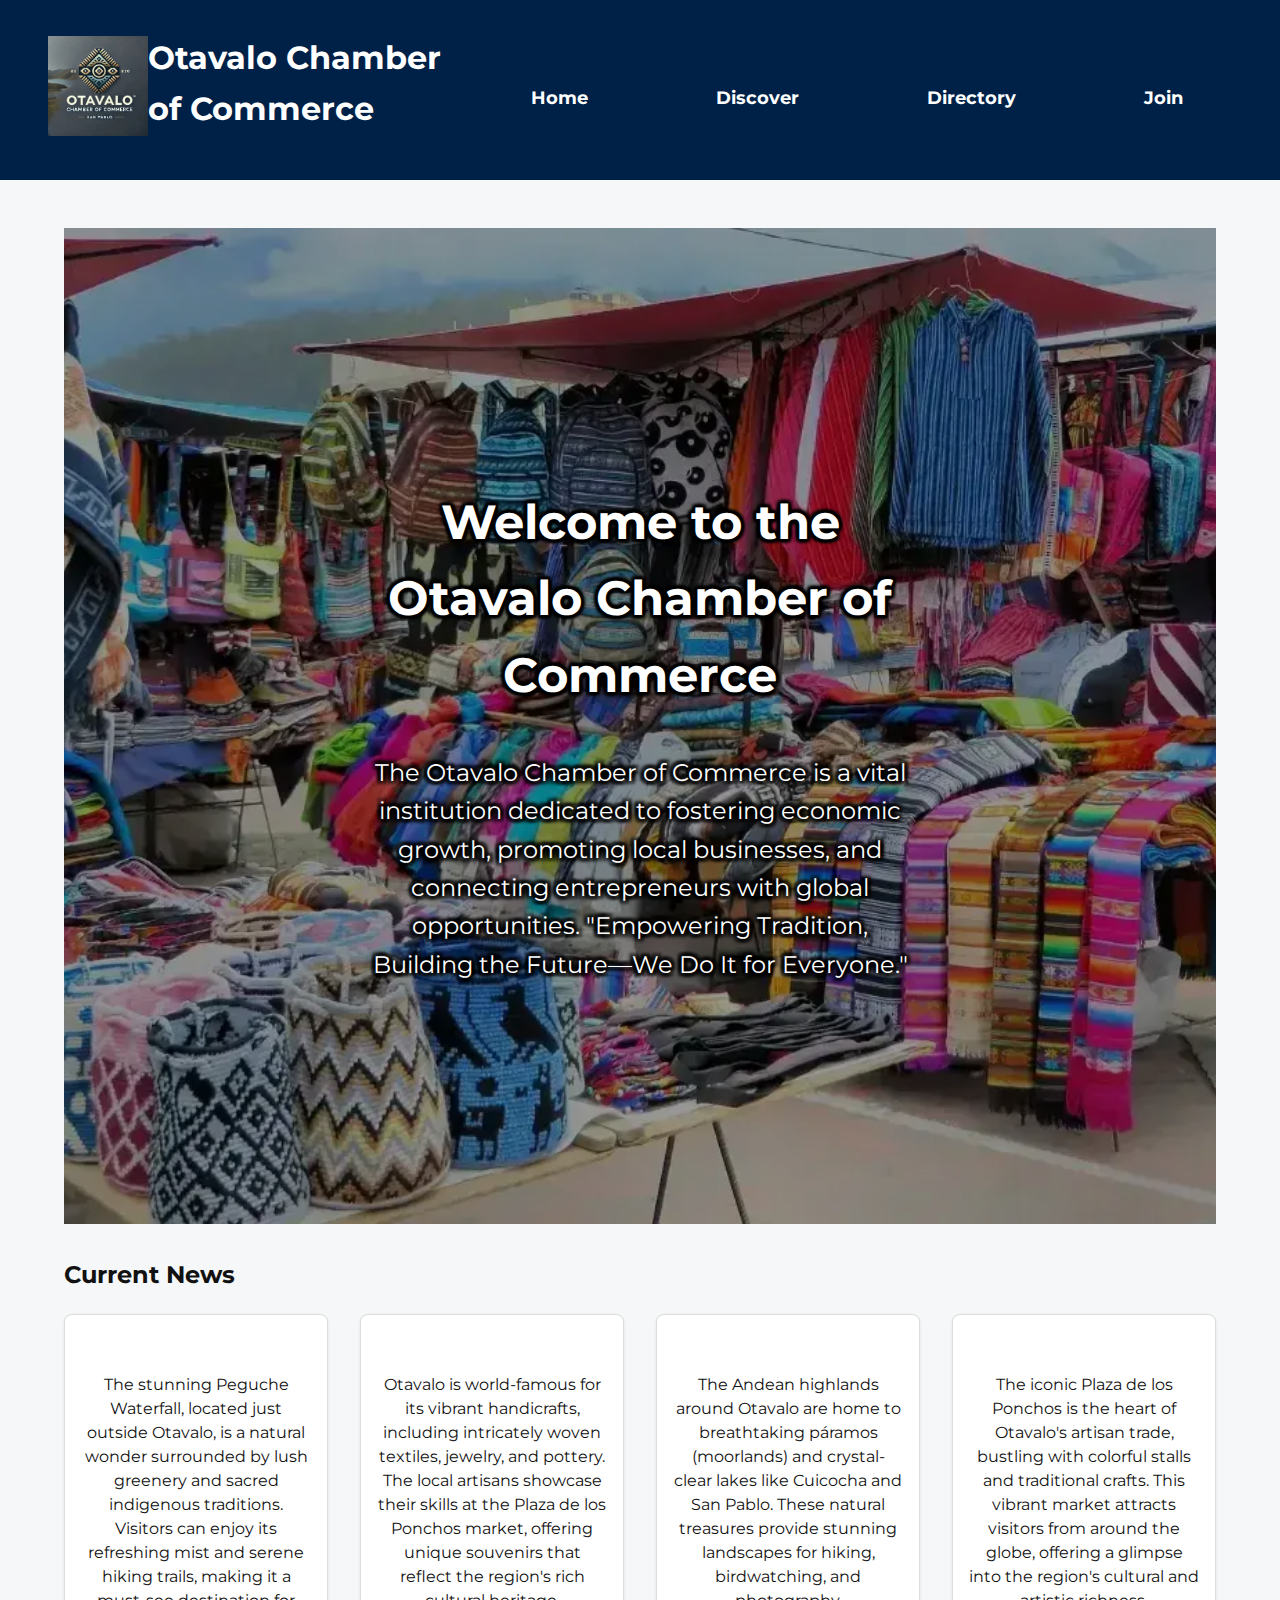
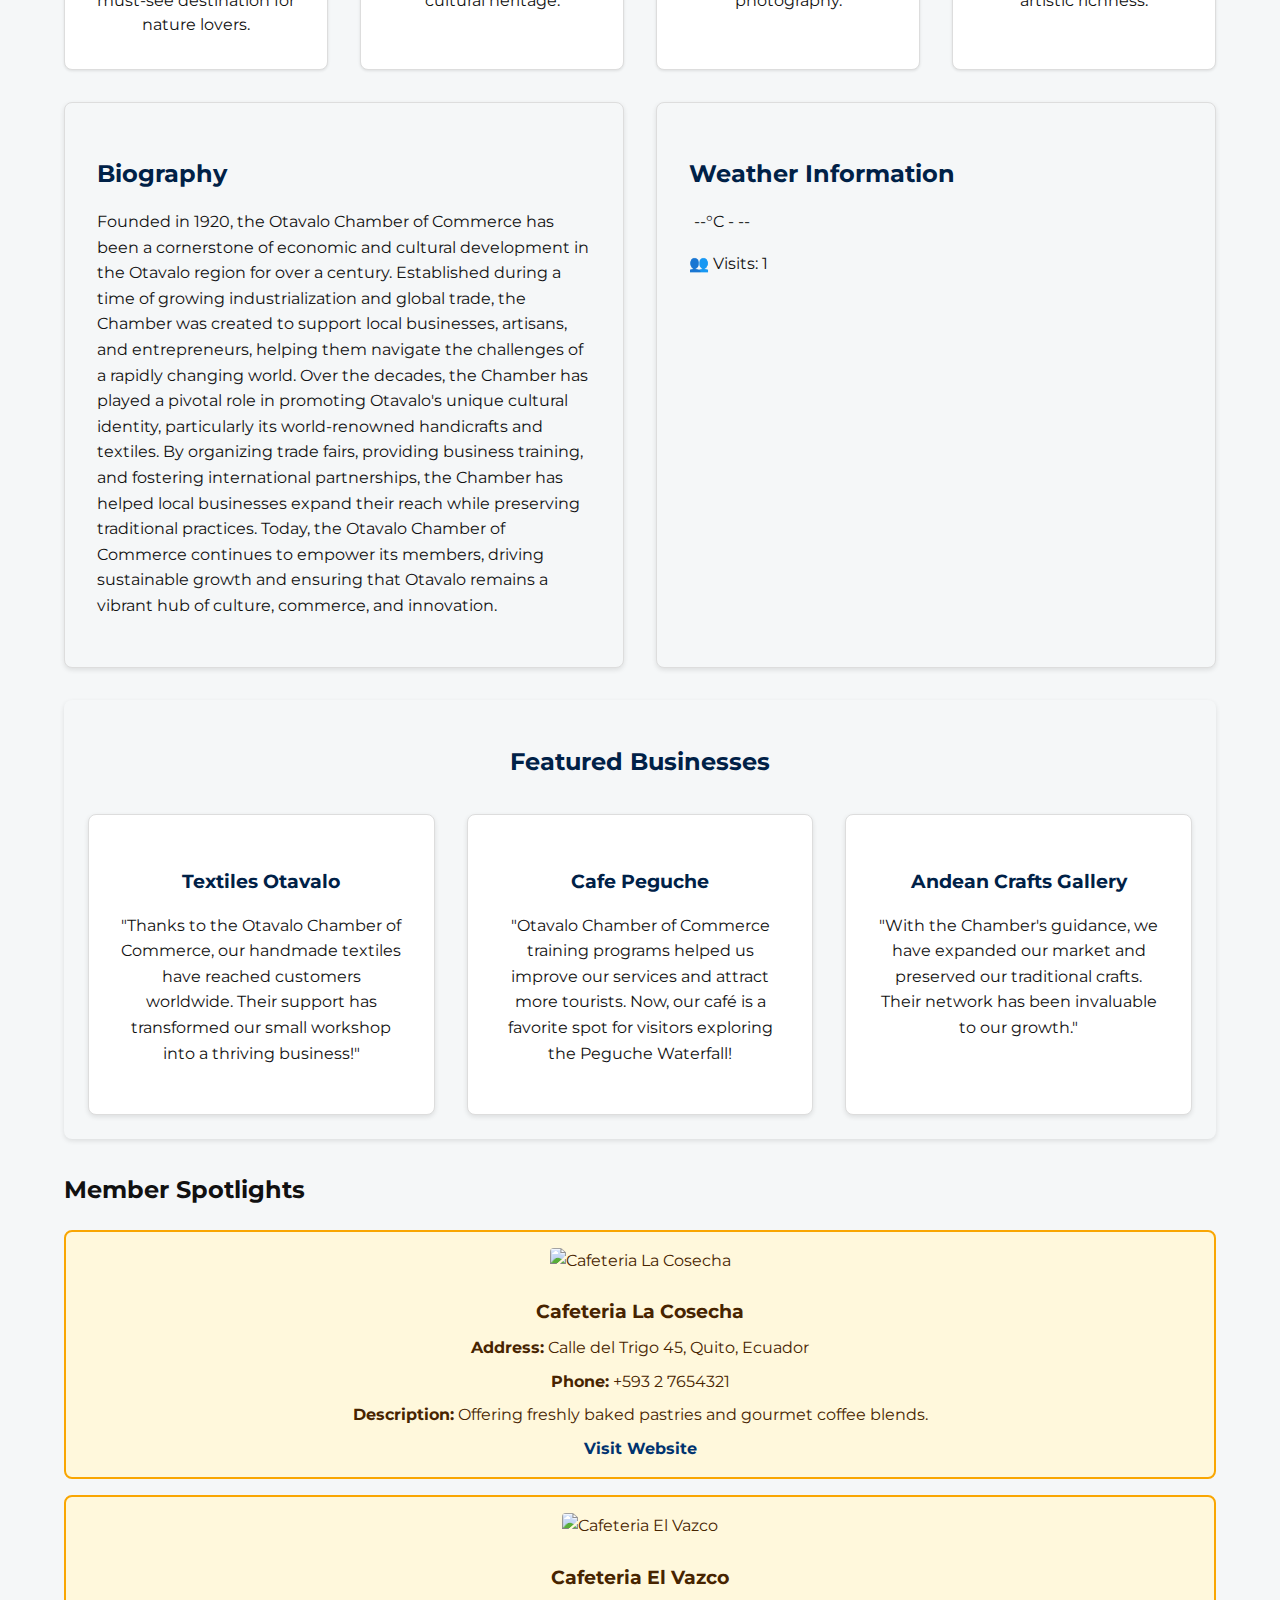
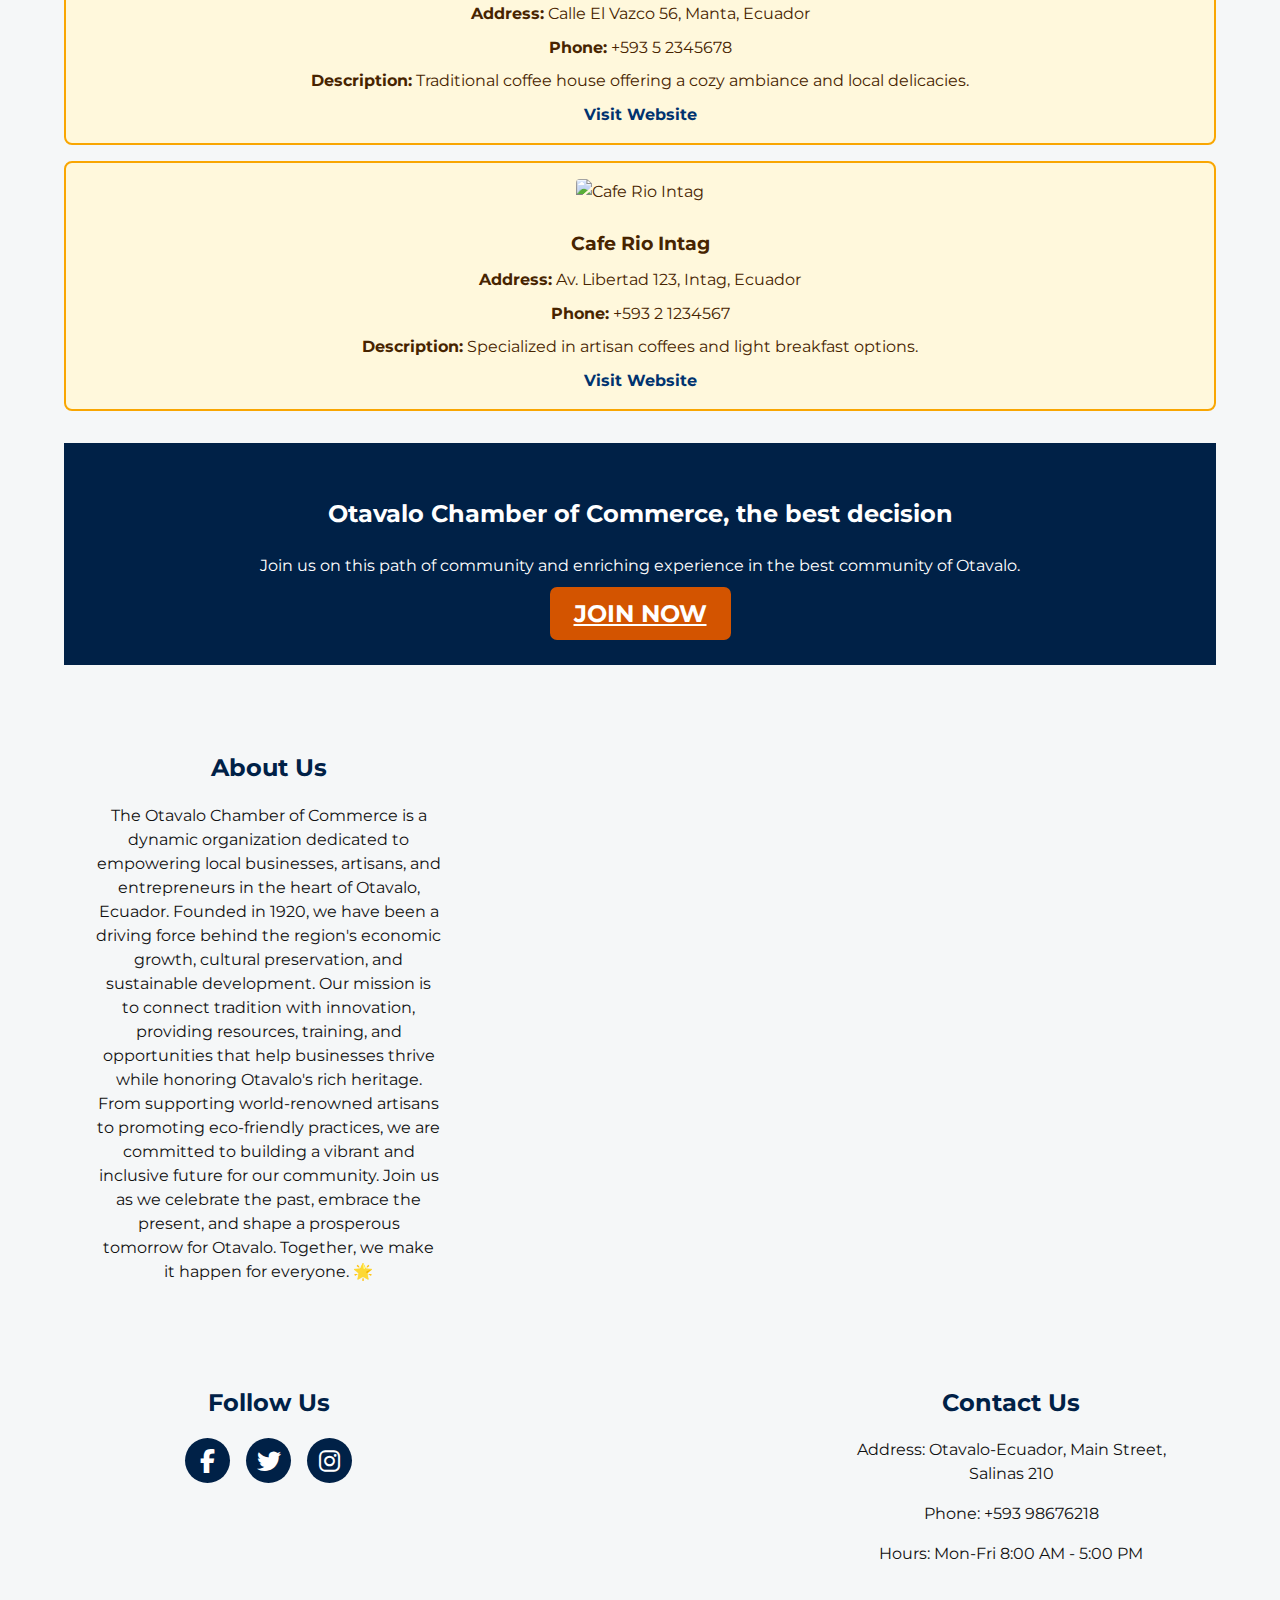
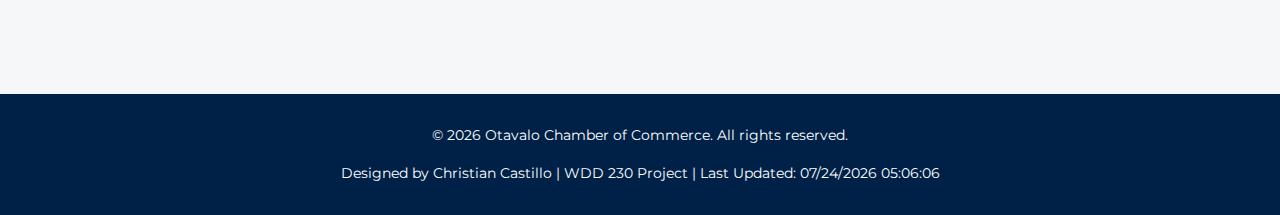
<file: chamber/index.html>
<!DOCTYPE html>
<html lang="en">
<head>
  <meta charset="UTF-8">
  <meta name="viewport" content="width=device-width, initial-scale=1.0">
  <meta name="description" content="WDD 230 - Web Interface Development | Course Assignment Portal | Christian Castillo">
  <meta name="author" content="Christian Castillo">
  <title>Home Page Otavalo's Chamber of Commerce</title>

  <meta property="og:title" content="Home Page Otavalo's Chamber of Commerce">
  <meta property="og:type" content="website">
  <meta property="og:url" content="https://crispol12.github.io/wdd230/chamber/index.html">
  <meta property="og:image" content="https://www.metropolitan-touring.com/wp-content/uploads/2023/05/otavalo-market.webp">
  <meta property="og:image:alt" content="Plaza de los Ponchos, Otavalo, Imbabura, Ecuador">
  <meta property="og:description" content="Otavalo's Chamber of Commerce is a private institution that helps businesses become visible to the world. Welcome to the gateway to the world that will take your business to another level of growth.">
  <link href="https://fonts.googleapis.com/css2?family=Montserrat:wght@400;700&family=Open+Sans:wght@400;600&display=swap" rel="stylesheet">
  <link href="https://cdnjs.cloudflare.com/ajax/libs/font-awesome/6.4.2/css/all.min.css" rel="stylesheet">
  <link rel="stylesheet" href="styles_chamber/normalize.css">
  <link rel="stylesheet" href="styles_chamber/base.css">
  <link rel="stylesheet" href="styles_chamber/larger.css">
  <link rel="icon" href="images/favicon_ota.ico">
</head>
<body>
    <header>
        <div class="logo">
            <img src="images/logotavalo.webp" alt="Otavalo Chamber of Commerce Logo" class="lazy">
        </div>
        <h1>Otavalo Chamber of Commerce</h1>
        <nav>
            <button class="hamburger" id="hamburger-menu" aria-label="Toggle Menu">
              <span></span>
              <span></span>
              <span></span>
            </button>
            <ul class="menu" id="nav-menu">
              <li><a href="https://crispol12.github.io/wdd230/chamber/index.html">Home</a></li>
              <li><a href="https://crispol12.github.io/wdd230/chamber/discover.html">Discover</a></li>
              <li><a href="https://crispol12.github.io/wdd230/chamber/directory.html">Directory</a></li>
              <li><a href="https://crispol12.github.io/wdd230/chamber/join.html">Join</a></li>
            </ul>
        </nav>
    </header>

    <!-- ADDED CODE: Banner -->
    <div id="meet-banner" style="display: none;">
      <p>We invite you to the Chamber of Commerce <strong>meet and greet</strong> on Wednesday at 7:00 p.m.!</p>
      <button id="close-banner">❌</button>
    </div>

    <main>
        <section class="hero">
          <img 
            src="[data-uri]" 
            data-src="images/otavalohero.webp" 
            alt="Otavalo City" 
            width="1920" 
            height="1080" 
            class="lazy" 
            loading="lazy"
>
          <div class="hero-text">
            <h2>Welcome to the Otavalo Chamber of Commerce</h2>
            <p>The Otavalo Chamber of Commerce is a vital institution dedicated to fostering economic growth, promoting local businesses, and connecting entrepreneurs with global opportunities.
              "Empowering Tradition, Building the Future—We Do It for Everyone."</p>
          </div>
        </section>
      
        <section class="current-news">
          <h2>Current News</h2>
          <div class="news-grid">
            <div class="news-item">
              <img 
                src="[data-uri]" 
                data-src="images/notice1.webp" 
                alt="News 1" 
                class="lazy" 
                loading="lazy"
              >
              <p>The stunning Peguche Waterfall, located just outside Otavalo, is a natural wonder surrounded by lush greenery and sacred indigenous traditions. Visitors can enjoy its refreshing mist and serene hiking trails, making it a must-see destination for nature lovers.</p>
            </div>
            <div class="news-item">
              <img 
                src="[data-uri]" 
                data-src="images/notice2.webp" 
                alt="News 2" 
                class="lazy" 
                loading="lazy"
              >
              <p>Otavalo is world-famous for its vibrant handicrafts, including intricately woven textiles, jewelry, and pottery. The local artisans showcase their skills at the Plaza de los Ponchos market, offering unique souvenirs that reflect the region's rich cultural heritage.</p>
            </div>
            <div class="news-item">
              <img 
                src="[data-uri]" 
                data-src="images/notice3.webp" 
                alt="News 3" 
                class="lazy" 
                loading="lazy"
              >
              <p>The Andean highlands around Otavalo are home to breathtaking páramos (moorlands) and crystal-clear lakes like Cuicocha and San Pablo. These natural treasures provide stunning landscapes for hiking, birdwatching, and photography.</p>
            </div>
            <div class="news-item">
              <img 
                src="[data-uri]" 
                data-src="images/notice4.webp" 
                alt="News 4" 
                class="lazy" 
                loading="lazy"
              >
              <p>The iconic Plaza de los Ponchos is the heart of Otavalo's artisan trade, bustling with colorful stalls and traditional crafts. This vibrant market attracts visitors from around the globe, offering a glimpse into the region's cultural and artistic richness.</p>
            </div>
          </div>
        </section>

        <section class="biography-weather">
            <div class="biography">
              <h2>Biography</h2>
              <p>
                Founded in 1920, the Otavalo Chamber of Commerce has been a cornerstone of economic and cultural development in the Otavalo region for over a century. Established during a time of growing industrialization and global trade, the Chamber was created to support local businesses, artisans, and entrepreneurs, helping them navigate the challenges of a rapidly changing world.

Over the decades, the Chamber has played a pivotal role in promoting Otavalo's unique cultural identity, particularly its world-renowned handicrafts and textiles. By organizing trade fairs, providing business training, and fostering international partnerships, the Chamber has helped local businesses expand their reach while preserving traditional practices. Today, the Otavalo Chamber of Commerce continues to empower its members, driving sustainable growth and ensuring that Otavalo remains a vibrant hub of culture, commerce, and innovation.
              </p>
            </div>
            <div class="weather-card">
              <h2>Weather Information</h2>
              <p id="weather-info">
                <img 
                  id="icon" 
                  src="[data-uri]" 
                  data-src="images/weather-icon.webp" 
                  alt="Weather Icon" 
                  style="vertical-align: middle;" 
                  loading="lazy"
>
                <span id="temp">--°C</span> - <span id="desc">--</span>
              </p>
              <p class="visits">👥 Visits: 0</p>
            </div>
        </section>

        <section class="featured-businesses">
          <h2>Featured Businesses</h2>
          <div class="businesses-grid">
            <div class="business-card">
              <h3>Textiles Otavalo</h3>
              <p>"Thanks to the Otavalo Chamber of Commerce, our handmade textiles have reached customers worldwide. Their support has transformed our small workshop into a thriving business!"</p>
            </div>
            <div class="business-card">
              <h3>Cafe Peguche</h3>
              <p>"Otavalo Chamber of Commerce training programs helped us improve our services and attract more tourists. Now, our café is a favorite spot for visitors exploring the Peguche Waterfall!</p>
            </div>
            <div class="business-card">
              <h3>Andean Crafts Gallery</h3>
              <p>"With the Chamber's guidance, we have expanded our market and preserved our traditional crafts. Their network has been invaluable to our growth."</p>
            </div>
          </div>
        </section>

        <!-- ADDED CODE: Spotlights -->
        <section class="spotlights" id="spotlights-container">
          <h2>Member Spotlights</h2>
          <!-- Dynamically filled by JavaScript -->
        </section>

        <section class="cta">
            <h2>Otavalo Chamber of Commerce, the best decision</h2>
            <p>Join us on this path of community and enriching experience in the best community of Otavalo.</p>
            <a href="https://crispol12.github.io/wdd230/chamber/join.html" class="cta-button">Join Now</a>
        </section>

        <section class="about">
            <div class="about-us">
              <h2>About Us</h2>
              <p>The Otavalo Chamber of Commerce is a dynamic organization dedicated to empowering local businesses, artisans, and entrepreneurs in the heart of Otavalo, Ecuador. Founded in 1920, we have been a driving force behind the region's economic growth, cultural preservation, and sustainable development.

                Our mission is to connect tradition with innovation, providing resources, training, and opportunities that help businesses thrive while honoring Otavalo's rich heritage. From supporting world-renowned artisans to promoting eco-friendly practices, we are committed to building a vibrant and inclusive future for our community.
                
                Join us as we celebrate the past, embrace the present, and shape a prosperous tomorrow for Otavalo. Together, we make it happen for everyone. 🌟</p>
            </div>
            <div class="about-grid">
              <div class="social-networks">
                <h2>Follow Us</h2>
                <div class="social-icons">
                    <a href="https://www.facebook.com/" target="_blank" aria-label="Facebook">
                        <i class="fab fa-facebook-f"></i>
                    </a>
                    <a href="https://twitter.com/" target="_blank" aria-label="Twitter">
                        <i class="fab fa-twitter"></i>
                    </a>
                    <a href="https://www.instagram.com/" target="_blank" aria-label="Instagram">
                        <i class="fab fa-instagram"></i>
                    </a>
                </div>
              </div>
              <div class="contact">
                <h2>Contact Us</h2>
                <p>Address: Otavalo-Ecuador, Main Street, Salinas 210</p>
                <p>Phone: +593 98676218</p>
                <p>Hours: Mon-Fri 8:00 AM - 5:00 PM</p>
              </div>
            </div>
        </section>
    </main>

    <footer>
        <p>&copy; <span id="currentYear"></span> Otavalo Chamber of Commerce. All rights reserved.</p>
        <p>Designed by Christian Castillo | WDD 230 Project | <span id="lastModified"></span></p>
    </footer>

    <!-- Your existing scripts -->
    <script src="scripts_chamber/main.js"></script>
    <script src="scripts_chamber/weather.js"></script>
  

</body>
</html>
</file>
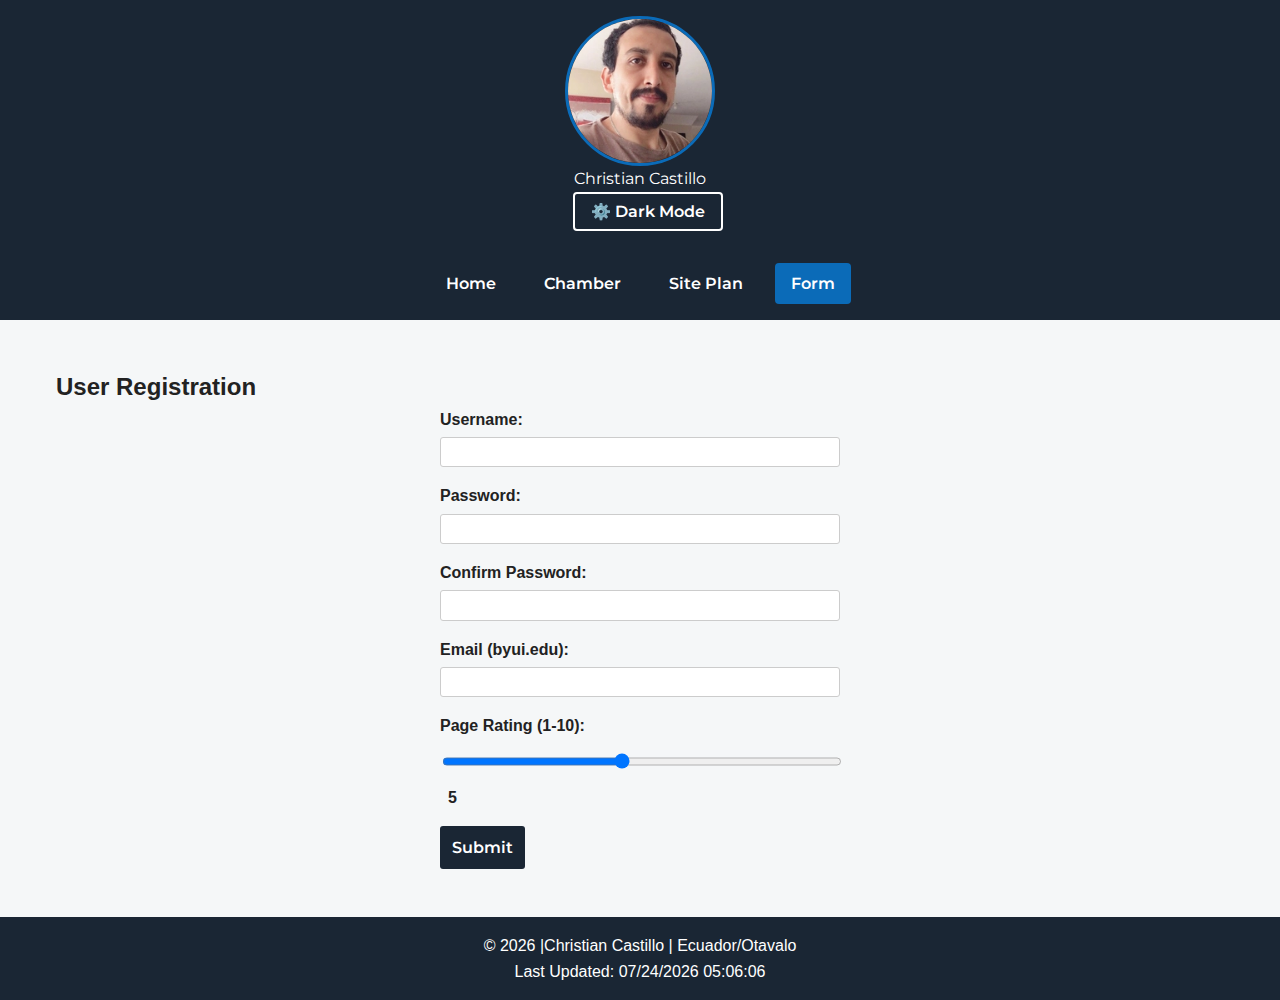
<file: form.html>
<!DOCTYPE html>
<html lang="en">
<head>
  <meta charset="UTF-8">
  <meta name="viewport" content="width=device-width, initial-scale=1.0">
  <meta name="description" content="WDD 230 - Web Interface Development | Form | Christian Castillo">
  <meta name="author" content="Christian Castillo">
  <title>Christian Castillo - WDD 230 - Form</title>
  <meta property="og:title" content="Home Page WDD 230 - Web Interface Development">
  <meta property="og:type" content="website">
  <meta property="og:url" content="https://crispol12.github.io/wdd230/">
  <meta property="og:image" content="https://upload.wikimedia.org/wikipedia/commons/f/f9/Otavalo_Imbabura_nina_urkuwan.jpg">
  <meta property="og:image:alt" content="Paisaje de Otavalo, Imbabura, Ecuador">
  <meta property="og:description" content="Welcome to my WDD 230 Web Interface Development page. Here you'll find my web development projects and coursework.">
  
   <link rel="stylesheet" href="styles/normalize.css">
   <link rel="stylesheet" href="styles/base.css">
   <link rel="stylesheet" href="styles/larger.css"> 
   <link rel="stylesheet" href="styles/darkmode.css">
   <link rel="stylesheet" href="styles/form.css">
   <link href="https://fonts.googleapis.com/css2?family=Montserrat:wght@400;700&family=Open+Sans:wght@400;600&display=swap" rel="stylesheet">
   <link rel="icon" href="favicon_ota.ico">
</head>
<body>
  <header>
    <img src="images/me.webp" alt="Profile picture">
    <span>Christian Castillo</span>
    <!-- Dark mode toggle button added in the header -->
    <button id="darkModeToggle" class="dark-mode-toggle" aria-label="Toggle Dark Mode">⚙️ Dark Mode</button>
  </header>
  
  <nav>
    <!-- Hamburger menu button added in the nav -->
    <button id="hamburgerButton" class="hamburger" aria-label="Toggle Navigation Menu">≡</button>
    <ul id="navMenu">
      <li><a href="https://crispol12.github.io/wdd230/">Home</a></li>
      <li><a href="https://crispol12.github.io/wdd230/chamber/index.html">Chamber</a></li>
      <li><a href="https://crispol12.github.io/wdd230/week01/chamber-site-plan.html">Site Plan</a></li>
      <li class ="active"><a href="form.html">Form</a></li>
    </ul>
  </nav>
  
  <main>
    <h2>User Registration</h2>

    <!-- Form -->
    <form id="registrationForm" action="record.html" method="get">
      <!-- Username -->
      <div>
        <label for="username">Username:</label>
        <input
          type="text"
          id="username"
          name="username"
          required
        >
      </div>

      <!-- Password -->
      <div>
        <label for="password">Password:</label>
        <input
          type="password"
          id="password"
          name="password"
          required
          pattern="[A-Za-z0-9]{8,}"
          title="The password must be at least 8 alphanumeric characters."
        >
      </div>

      <!-- Confirm Password -->
      <div>
        <label for="confirmPassword">Confirm Password:</label>
        <input
          type="password"
          id="confirmPassword"
          name="confirmPassword"
          required
        >
      </div>

      <!-- Email (byui.edu domain) -->
      <div>
        <label for="email">Email (byui.edu):</label>
        <input
          type="email"
          id="email"
          name="email"
          required
          pattern="[a-zA-Z0-9._%+\-]+@byui\.edu"
          title="Please enter a valid byui.edu email address."
        >
      </div>

      <!-- Page Rating (range) -->
      <div>
        <label for="pageRating">Page Rating (1-10):</label>
        <input
          type="range"
          id="pageRating"
          name="pageRating"
          min="1"
          max="10"
          step="1"
          value="5"
        >
        <span id="rangeValue">5</span>
      </div>

      <!-- Submit button -->
      <div>
        <button type="submit">Submit</button>
      </div>
    </form>

  </main>

  <footer>
    <p>
      &copy; <span id="currentYear"></span> |Christian Castillo | Ecuador/Otavalo
    </p>
    <p id="lastModified"></p>
  </footer>

  <script src="scripts/getDates.js"></script>
  <script src="scripts/darkMode.js"></script>
  <script src="scripts/formvalidation.js"></script>
  
</body>
</html>
</file>
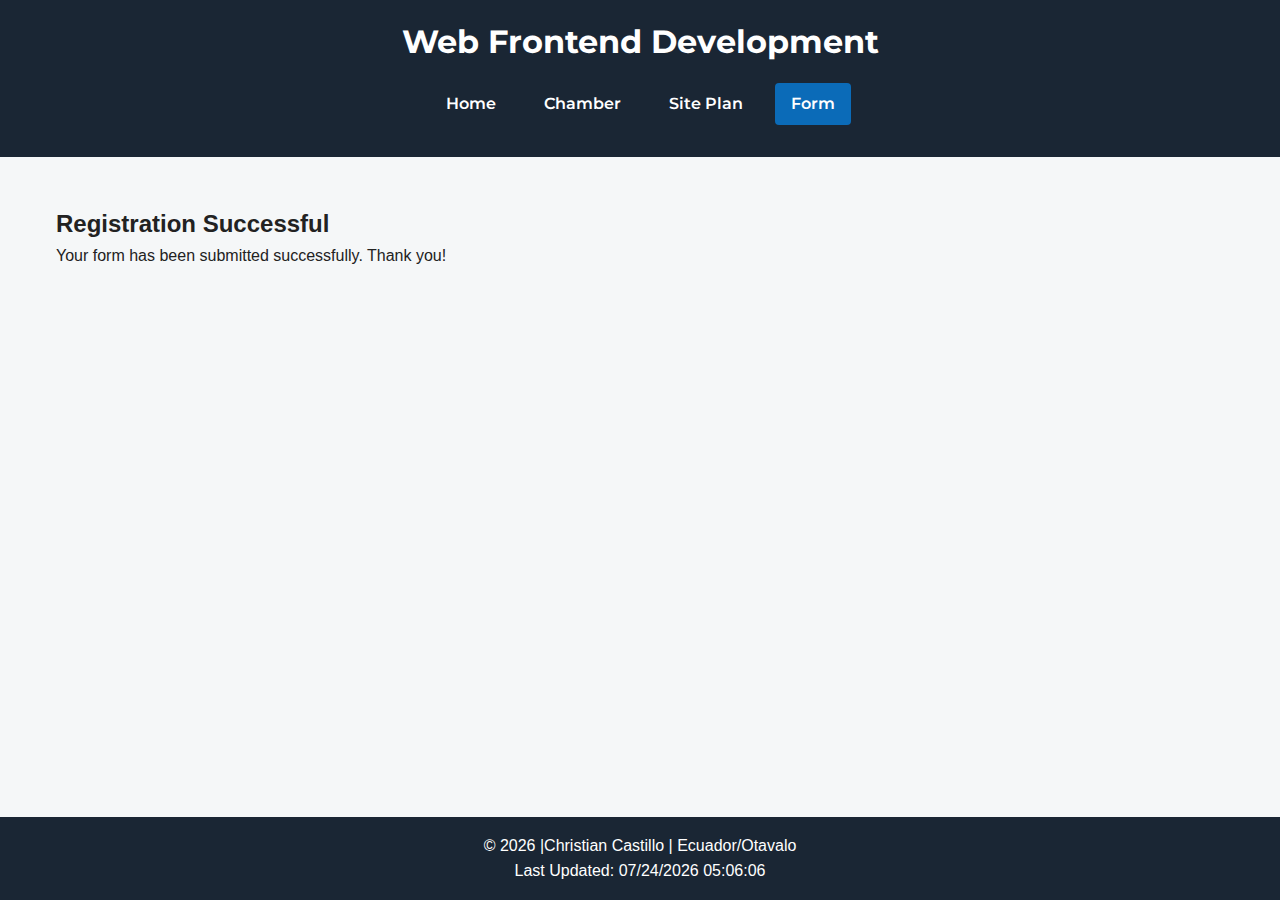
<file: record.html>
<!DOCTYPE html>
<html lang="en">
<head>
  <meta charset="UTF-8">
  <meta name="viewport" content="width=device-width, initial-scale=1.0">
  <meta name="description" content="WDD 230 - Web Interface Development | Course Assignment Portal | Christian Castillo">
  <meta name="author" content="Christian Castillo">
  <title>Christian Castillo - WDD 230 - Web Frontend Development</title>
  <meta property="og:title" content="Home Page WDD 230 - Web Interface Development">
  <meta property="og:type" content="website">
  <meta property="og:url" content="https://crispol12.github.io/wdd230/">
  <meta property="og:image" content="https://upload.wikimedia.org/wikipedia/commons/f/f9/Otavalo_Imbabura_nina_urkuwan.jpg">
  <meta property="og:image:alt" content="Paisaje de Otavalo, Imbabura, Ecuador">
  <meta property="og:description" content="Welcome to my WDD 230 Web Interface Development page. Here you'll find my web development projects and coursework.">
  
   <link rel="stylesheet" href="styles/normalize.css">
   <link rel="stylesheet" href="styles/base.css">
   <link rel="stylesheet" href="styles/larger.css"> 
   <link rel="stylesheet" href="styles/darkmode.css">
   <link rel="stylesheet" href="styles/form.css">
   <link href="https://fonts.googleapis.com/css2?family=Montserrat:wght@400;700&family=Open+Sans:wght@400;600&display=swap" rel="stylesheet">
   <link rel="icon" href="favicon_ota.ico">
</head>
<body>

  <header>
    <h1>Web Frontend Development</h1>
    <nav>
      <ul id="navMenu">
        <li><a href="https://crispol12.github.io/wdd230/">Home</a></li>
        <li><a href="https://crispol12.github.io/wdd230/chamber/index.html">Chamber</a></li>
        <li><a href="https://crispol12.github.io/wdd230/week01/chamber-site-plan.html">Site Plan</a></li>
        <li class ="active"><a href="form.html">Form</a></li>
      </ul>
  </header>

  <!-- Main content -->
  <main>
    <h2>Registration Successful</h2>
    <p>Your form has been submitted successfully. Thank you!</p>
  </main>

  <!-- Footer -->
  <footer>
    <p>
      &copy; <span id="currentYear"></span> |Christian Castillo | Ecuador/Otavalo
    </p>
    <p id="lastModified"></p>
  </footer>

  <script src="scripts/getDates.js"></script>
  <script src="scripts/darkMode.js"></script>
  <script src="scripts/formvalidation.js"></script>
  
  </footer>
</body>
</html>
</file>
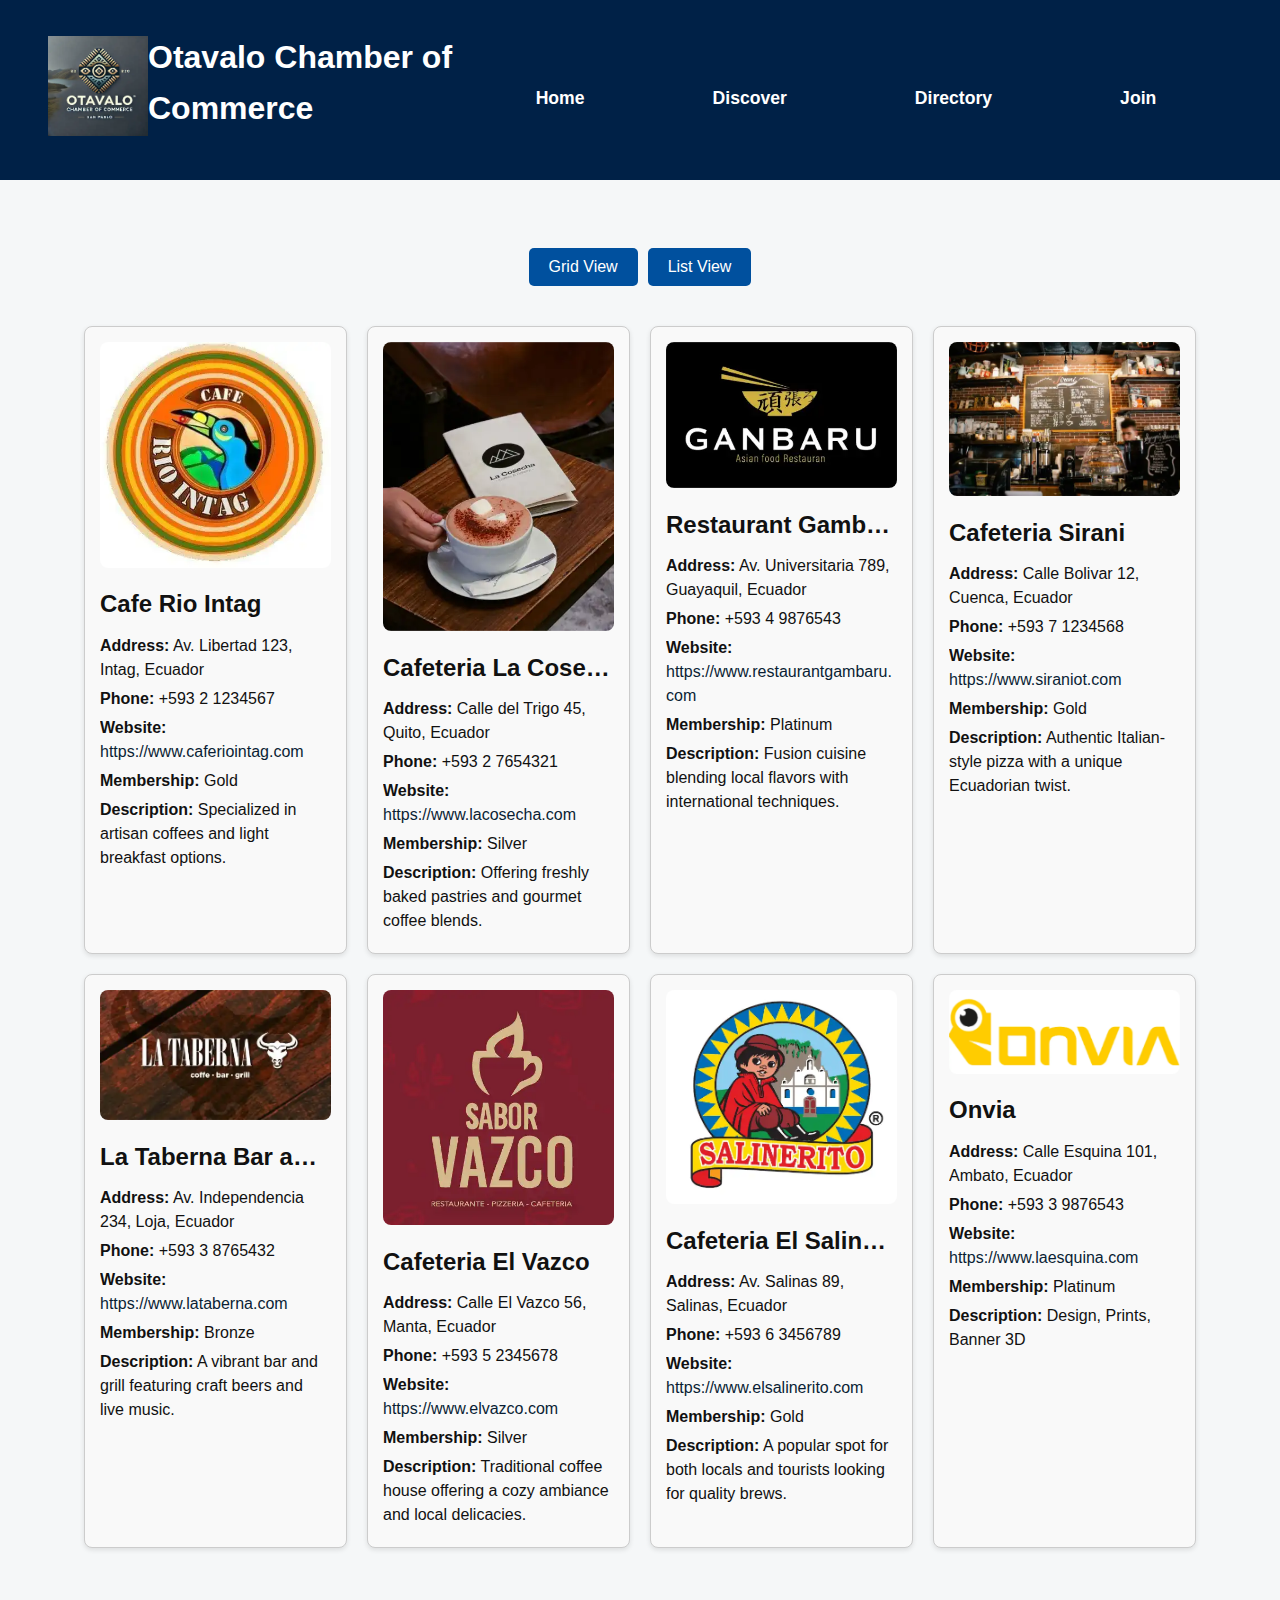
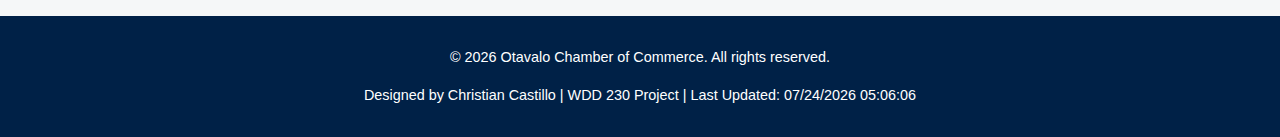
<file: chamber/directory.html>
<!DOCTYPE html>
<html lang="en">
<head>
  <meta charset="UTF-8">
  <meta name="viewport" content="width=device-width, initial-scale=1.0">
  <meta name="description" content="WDD 230 - Web Interface Development | Course Assignment Portal | Christian Castillo">
  <meta name="author" content="Christian Castillo">
  <title>Directory Page Otavalo's Chamber of Commerce</title>
  <meta property="og:title" content="Home Page Otavalo's Chamber of Commerce">
  <meta property="og:type" content="website">
  <meta property="og:url" content="https://crispol12.github.io/wdd230/chamber/index.html">
  <meta property="og:image" content="https://www.metropolitan-touring.com/wp-content/uploads/2023/05/otavalo-market.webp">
  <meta property="og:image:alt" content="Plaza de los Ponchos, Otavalo, Imbabura, Ecuador">
  <meta property="og:description" content="Otavalo's Chamber of Commerce is a private institution that helps businesses become visible to the world. Welcome to the gateway to the world that will take your business to another level of growth.">
  <link rel="stylesheet" href="styles_chamber/normalize.css">
  <link rel="stylesheet" href="styles_chamber/base.css">
  <link rel="stylesheet" href="styles_chamber/larger.css">
  <link rel="icon" href="images/favicon_ota.ico">
 
</head>
<body>
    <header>
        <div class="logo">
            <img src="images/logotavalo.webp" alt="Otavalo Chamber of Commerce Logo">
        </div>
        <h1>Otavalo Chamber of Commerce</h1>
        <nav>
            <button class="hamburger" id="hamburger-menu" aria-label="Open main menu">
              <span></span>
              <span></span>
              <span></span>
            </button>
            <ul class="menu" id="nav-menu">
                <li><a href="https://crispol12.github.io/wdd230/chamber/index.html">Home</a></li>
                <li><a href="https://crispol12.github.io/wdd230/chamber/discover.html">Discover</a></li>
                <li><a href="https://crispol12.github.io/wdd230/chamber/directory.html">Directory</a></li>
                <li><a href="https://crispol12.github.io/wdd230/chamber/join.html">Join</a></li>
            </ul>
        </nav>
    </header>

    <main>
        <div id="view-controls">
            <button onclick="changeView('grid')">Grid View</button>
            <button onclick="changeView('list')">List View</button>
        </div>
        <div id="member-directory" class="grid">
            <!-- Members will be loaded here dynamically -->
        </div>
    </main>

    <footer>
        <p>&copy; <span id="currentYear"></span> Otavalo Chamber of Commerce. All rights reserved.</p>
        <p>Designed by Christian Castillo | WDD 230 Project | <span id="lastModified"></span></p>
    </footer>

    <script src="scripts_chamber/main.js" defer></script>
    <script src="scripts_chamber/directory.js"></script>
</body>
</html>
</file>
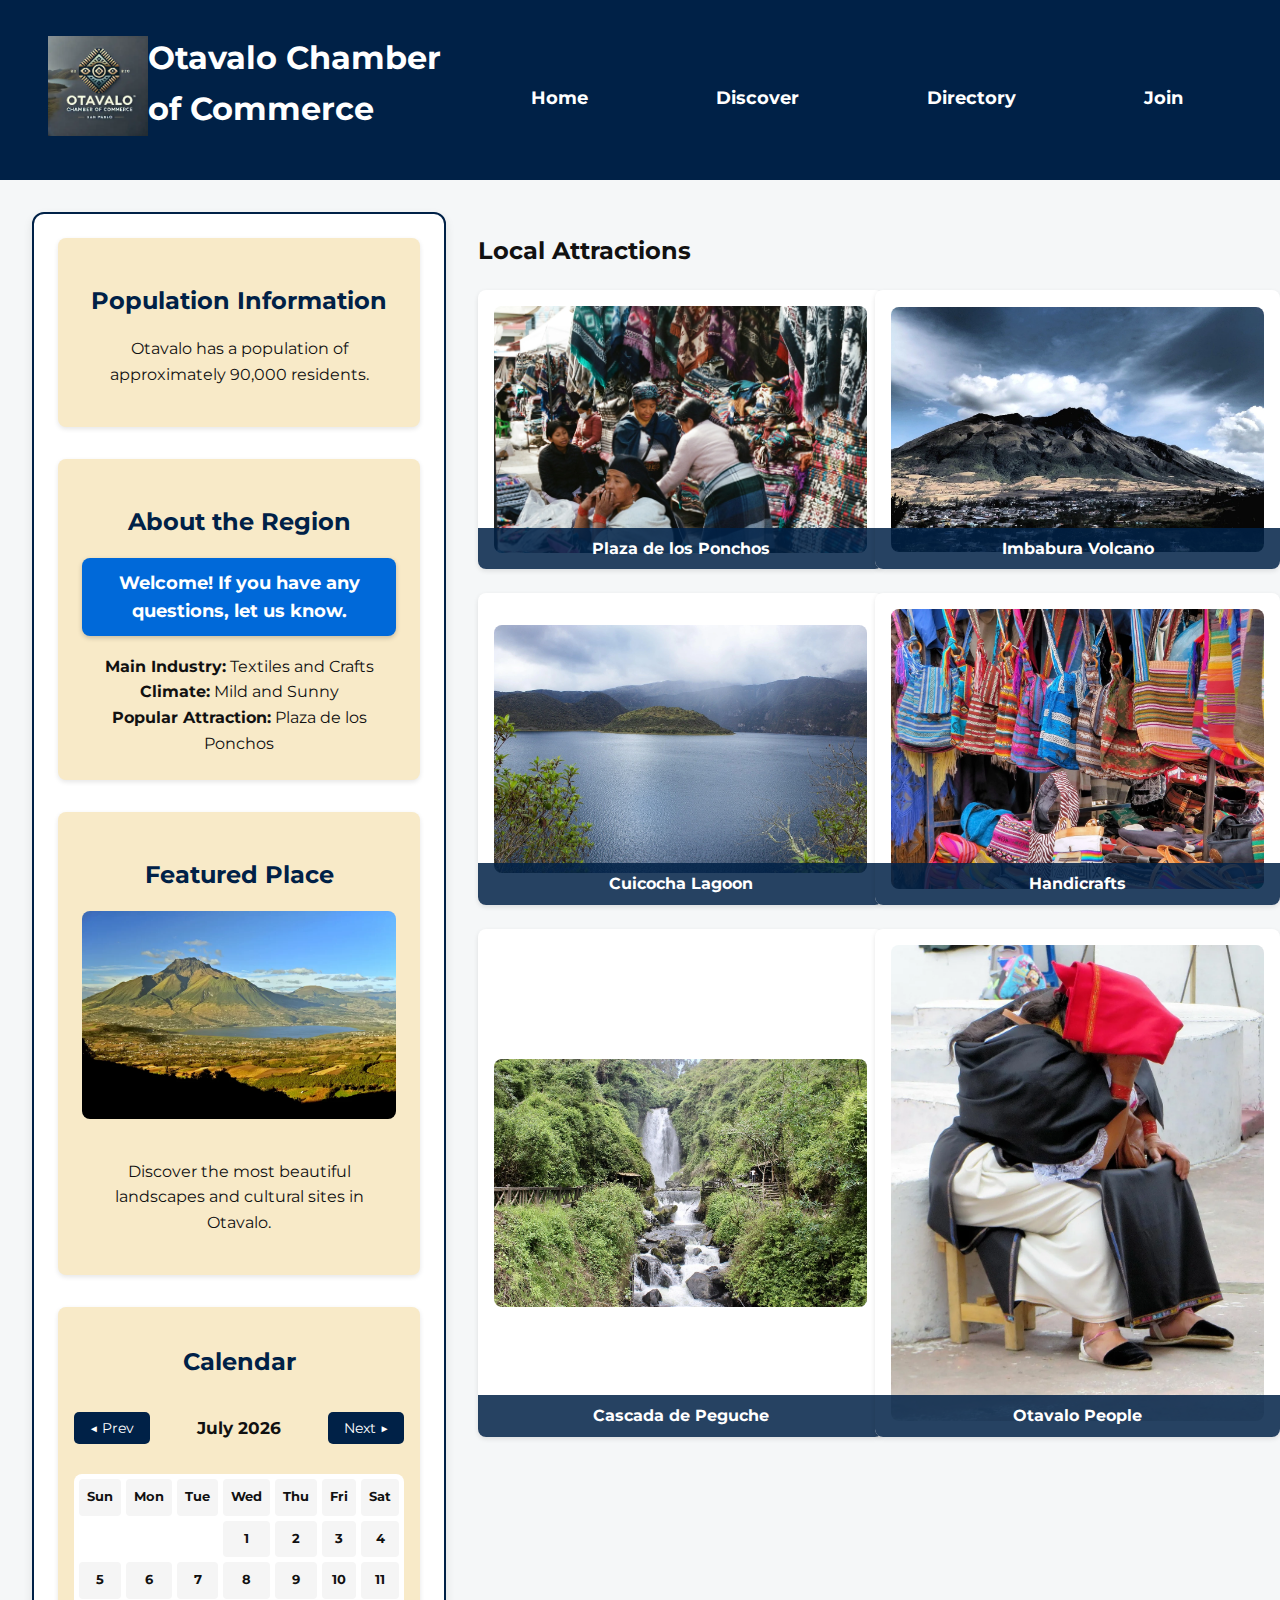
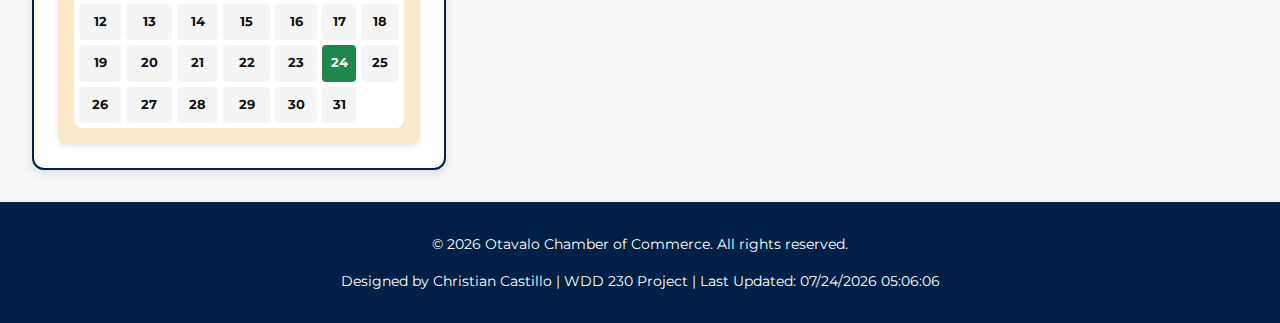
<file: chamber/discover.html>
<!DOCTYPE html>
<html lang="en">
<head>
  <meta charset="UTF-8">
  <meta name="viewport" content="width=device-width, initial-scale=1.0">
  <meta name="description" content="WDD 230 - Web Frontend Development | Otavalo Chamber of Commerce Portal | Christian Castillo">
  <meta name="author" content="Christian Castillo">
  <title>Discover Page Otavalo Chamber of Commerce</title>
  <meta property="og:title" content="Discover Page Otavalo Chamber of Commerce">
  <meta property="og:type" content="website">
  <meta property="og:url" content="https://crispol12.github.io/wdd230/chamber/index.html">
  <meta property="og:image" content="https://www.metropolitan-touring.com/wp-content/uploads/2023/05/otavalo-market.webp">
  <meta property="og:image:alt" content="Plaza de los Ponchos, Otavalo, Imbabura, Ecuador">
  <meta property="og:description" content="Otavalo Chamber of Commerce is a private institution that helps businesses become visible to the world. Welcome to the gateway to the world that will take your business to another level of growth.">
  <link href="https://fonts.googleapis.com/css2?family=Montserrat:wght@400;700&family=Open+Sans:wght@400;600&display=swap" rel="stylesheet">
  <link rel="stylesheet" href="styles_chamber/normalize.css">
  <link rel="stylesheet" href="styles_chamber/base.css">
  <link rel="stylesheet" href="styles_chamber/larger.css">
  <link rel="icon" href="images/favicon_ota.ico">
</head>
<body>
  <header>
      <div class="logo">
          <img src="images/logotavalo.webp" alt="Otavalo Chamber of Commerce Logo">
      </div>
      <h1>Otavalo Chamber of Commerce</h1>
      <nav>
          <button class="hamburger" id="hamburger-menu" aria-label="Toggle Menu">
              <span></span>
              <span></span>
              <span></span>
          </button>
          <ul class="menu" id="nav-menu">
              <li><a href="https://crispol12.github.io/wdd230/chamber/index.html">Home</a></li>
              <li><a href="https://crispol12.github.io/wdd230/chamber/discover.html">Discover</a></li>
              <li><a href="https://crispol12.github.io/wdd230/chamber/directory.html">Directory</a></li>
              <li><a href="https://crispol12.github.io/wdd230/chamber/join.html">Join</a></li>
          </ul>
      </nav>
  </header>

  <main class="discover-layout">
      <aside class="sidebar-container">
        <div class="sidebar">
            <div class="info-box">
                <h2>Population Information</h2>
                <p>Otavalo has a population of approximately 90,000 residents.</p>
            </div>
            <div class="info-box">
                <h2>About the Region</h2>
                <p id="visit-message">Loading visit message...</p>
                <ul>
                    <li><strong>Main Industry:</strong> Textiles and Crafts</li>
                    <li><strong>Climate:</strong> Mild and Sunny</li>
                    <li><strong>Popular Attraction:</strong> Plaza de los Ponchos</li>
                </ul>
            </div>
            <div class="featured-box">
                <h2>Featured Place</h2>
                <img src="images/Otavalo.webp" alt="Featured Place" loading="lazy">
                <p>Discover the most beautiful landscapes and cultural sites in Otavalo.</p>
            </div>
    
            <div class="calendar">
                <h2>Calendar</h2>
                <div class="calendar-controls">
                    <button id="prev-month" aria-label="Previous Month">◀ Prev</button>
                    <h3 id="calendar-month">Loading...</h3>
                    <button id="next-month" aria-label="Next Month">Next ▶</button>
                </div>
                <div id="calendar-container"></div>
            </div>
        </div>
      </aside>
    
      <section class="gallery">
        <h2>Local Attractions</h2>
        <div class="gallery-grid">
            <div class="gallery-item">
                <img class="lazy"
                     src="[data-uri]" 
                     data-src="images/plaza_de_ponchos.webp"
                     width="300" height="200"
                     alt="Plaza de los Ponchos" loading="lazy">
                <p>Plaza de los Ponchos</p>
            </div>
            <div class="gallery-item">
                <img class="lazy"
                     src="[data-uri]" 
                     data-src="images/volcan_imbabura.webp"
                     width="300" height="200"
                     alt="Imbabura Volcano" loading="lazy">
                <p>Imbabura Volcano</p>
            </div>
            <div class="gallery-item">
                <img class="lazy"
                     src="[data-uri]" 
                     data-src="images/cuicocha_lagoon.webp"
                     width="300" height="200"
                     alt="Cuicocha Lagoon" loading="lazy">
                <p>Cuicocha Lagoon</p>
            </div>
            <div class="gallery-item">
                <img class="lazy"
                     src="[data-uri]" 
                     data-src="images/handicrafts.webp"
                     width="300" height="200"
                     alt="Handicrafts" loading="lazy">
                <p>Handicrafts</p>
            </div>
            <div class="gallery-item">
                <img class="lazy"
                     src="[data-uri]" 
                     data-src="images/cascada_peguche.webp"
                     width="300" height="200"
                     alt="Cascada de Peguche" loading="lazy">
                <p>Cascada de Peguche</p>
            </div>
            <div class="gallery-item">
                <img class="lazy"
                     src="[data-uri]" 
                     data-src="images/otavalo_people.webp"
                     width="300" height="200"
                     alt="Otavalo People" loading="lazy">
                <p>Otavalo People</p>
            </div>
        </div>
    </section>
    
  </main>

  <footer>
      <p>&copy; <span id="currentYear"></span> Otavalo Chamber of Commerce. All rights reserved.</p>
      <p>Designed by Christian Castillo | WDD 230 Project | <span id="lastModified"></span></p>
  </footer>

  <script src="scripts_chamber/main.js"></script>
</body>
</html>
</file>
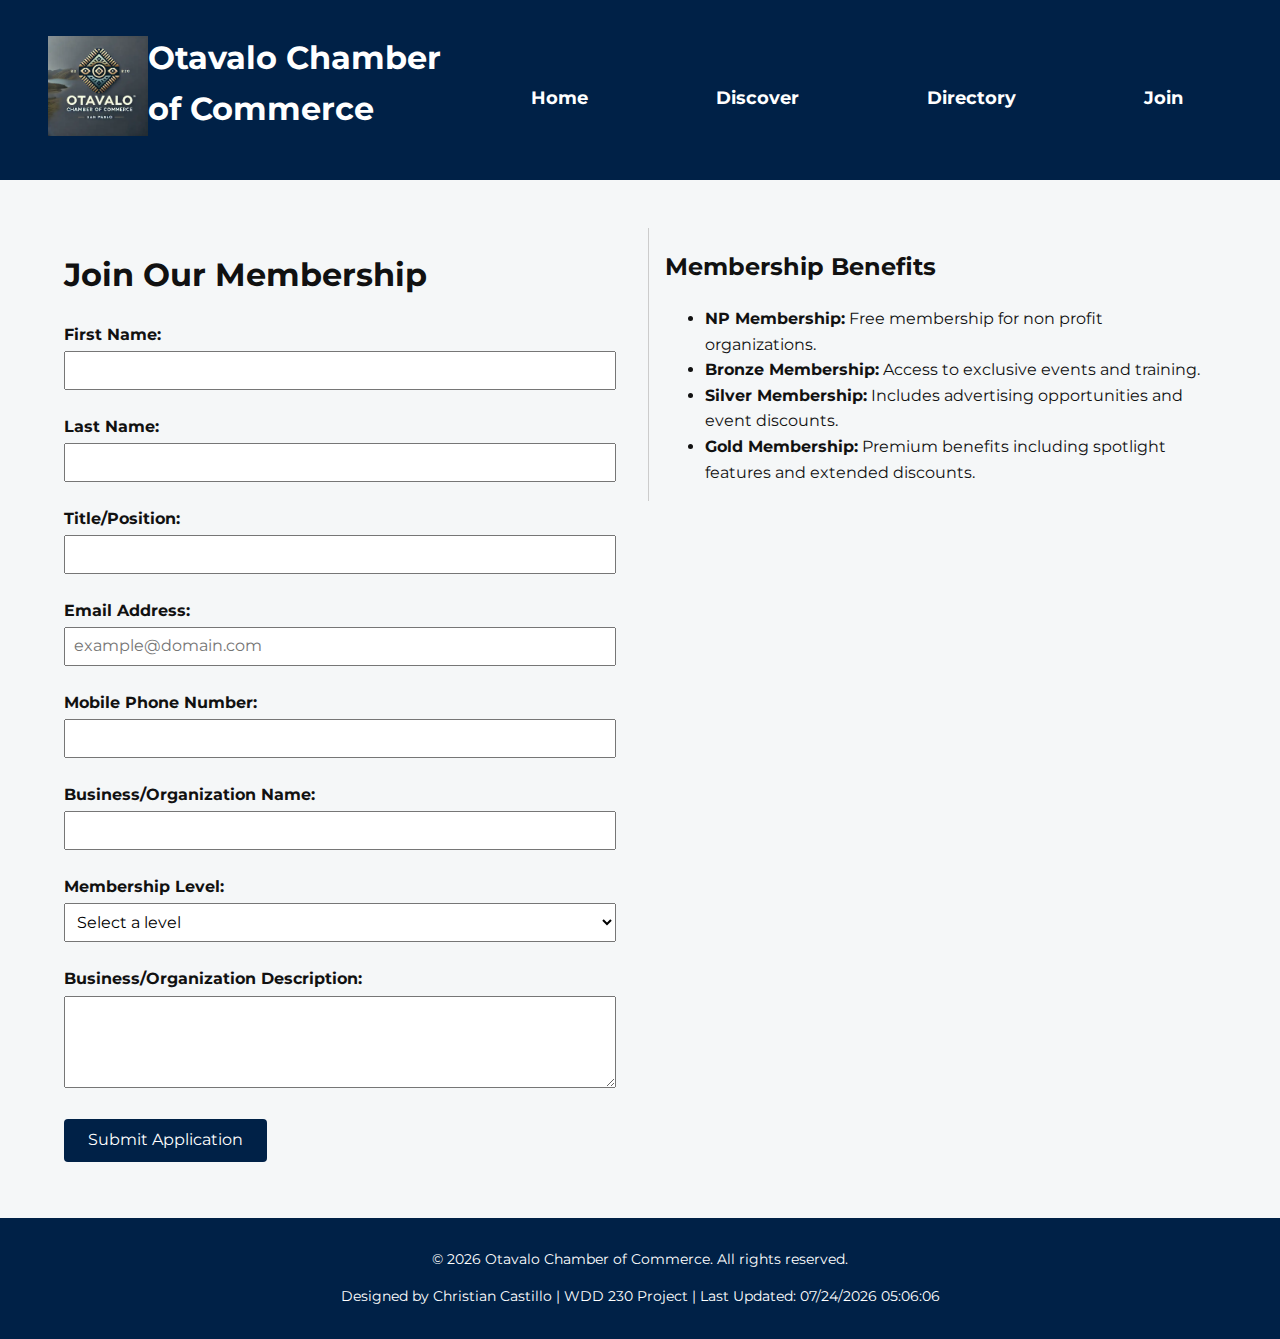
<file: chamber/join.html>
<!DOCTYPE html>
<html lang="en">
<head>
  <meta charset="UTF-8">
  <meta name="viewport" content="width=device-width, initial-scale=1.0">
  <meta name="description" content="WDD 230 - Web Interface Development | Course Assignment Portal | Christian Castillo">
  <meta name="author" content="Christian Castillo">
  <title>Join Page Otavalo's Chamber of Commerce</title>
  <meta property="og:title" content="Join Page Otavalo's Chamber of Commerce">
  <meta property="og:type" content="website">
  <meta property="og:url" content="https://crispol12.github.io/wdd230/chamber/index.html">
  <meta property="og:image" content="https://www.metropolitan-touring.com/wp-content/uploads/2023/05/otavalo-market.webp">
  <meta property="og:image:alt" content="Plaza de los Ponchos, Otavalo, Imbabura, Ecuador">
  <meta property="og:description" content="Otavalo's Chamber of Commerce is a private institution that helps businesses become visible to the world. Welcome to the gateway to the world that will take your business to another level of growth.">
  <link href="https://fonts.googleapis.com/css2?family=Montserrat:wght@400;700&family=Open+Sans:wght@400;600&display=swap" rel="stylesheet">
  <link rel="stylesheet" href="styles_chamber/normalize.css">
  <link rel="stylesheet" href="styles_chamber/base.css">
  <link rel="stylesheet" href="styles_chamber/larger.css">
  <link rel="icon" href="images/favicon_ota.ico">
 
</head>
<body>
    <header>
        <div class="logo">
            <img src="images/logotavalo.webp" alt="Otavalo Chamber of Commerce Logo">
        </div>
        <h1>Otavalo Chamber of Commerce</h1>
        <nav>
            <button class="hamburger" id="hamburger-menu" aria-label="Toggle Menu">
              <span></span>
              <span></span>
              <span></span>
            </button>
            <ul class="menu" id="nav-menu">
                <li><a href="https://crispol12.github.io/wdd230/chamber/index.html">Home</a></li>
                <li><a href="https://crispol12.github.io/wdd230/chamber/discover.html">Discover</a></li>
                <li><a href="https://crispol12.github.io/wdd230/chamber/directory.html">Directory</a></li>
                <li><a href="https://crispol12.github.io/wdd230/chamber/join.html">Join</a></li>
            </ul>
        </nav>
    </header>

    <main>
      <div class="join-container">
      
        <div class="join-form">
          <h1>Join Our Membership</h1>
          <form method="get" action="thankyou.html">
            <!-- Applicant's First Name -->
            <label for="firstName">
              <span>First Name:</span>
              <input type="text" id="firstName" name="firstName" required>
            </label>
            <!-- Applicant's Last Name -->
            <label for="lastName">
              <span>Last Name:</span>
              <input type="text" id="lastName" name="lastName" required>
            </label>
            <!-- Applicant's Title or Position -->
            <label for="position">
              <span>Title/Position:</span>
              <input type="text" id="position" name="position" 
                     pattern="[A-Za-z\s\-]{7,}" 
                     title="Please use only letters, hyphens, and spaces. Minimum 7 characters." 
                     required>
            </label>
            <!-- Email Address -->
            <label for="email">
              <span>Email Address:</span>
              <input type="email" id="email" name="email" required placeholder="example@domain.com">
            </label>
            <!-- Mobile Phone Number -->
            <label for="phone">
              <span>Mobile Phone Number:</span>
              <input type="tel" id="phone" name="phone" required>
            </label>
            <!-- Business/Organization Name -->
            <label for="business">
              <span>Business/Organization Name:</span>
              <input type="text" id="business" name="business" required>
            </label>
            <!-- Membership Level Selection -->
            <label for="membership">
              <span>Membership Level:</span>
              <select id="membership" name="membership" required>
                <option value="">Select a level</option>
                <option value="NP">NP Membership (Non Profit - No Fee)</option>
                <option value="Bronze">Bronze Membership</option>
                <option value="Silver">Silver Membership</option>
                <option value="Gold">Gold Membership</option>
              </select>
            </label>
            <!-- Business/Organization Description -->
            <label for="description">
              <span>Business/Organization Description:</span>
              <textarea id="description" name="description" rows="4"></textarea>
            </label>
            <!-- Timestamp (hidden) -->
            <input type="hidden" id="timestamp" name="timestamp" value="">
            <!-- Submit Button -->
            <input type="submit" value="Submit Application">
          </form>
        </div>
      
        <aside class="membership-benefits">
          <h2>Membership Benefits</h2>
          <ul>
            <li><strong>NP Membership:</strong> Free membership for non profit organizations.</li>
            <li><strong>Bronze Membership:</strong> Access to exclusive events and training.</li>
            <li><strong>Silver Membership:</strong> Includes advertising opportunities and event discounts.</li>
            <li><strong>Gold Membership:</strong> Premium benefits including spotlight features and extended discounts.</li>
          </ul>
        </aside>
      </div>
    </main>

    <footer>
        <p>&copy; <span id="currentYear"></span> Otavalo Chamber of Commerce. All rights reserved.</p>
        <p>Designed by Christian Castillo | WDD 230 Project | <span id="lastModified"></span></p>
    </footer>

    <script src="scripts_chamber/main.js"></script>
</body>
</html>
</file>
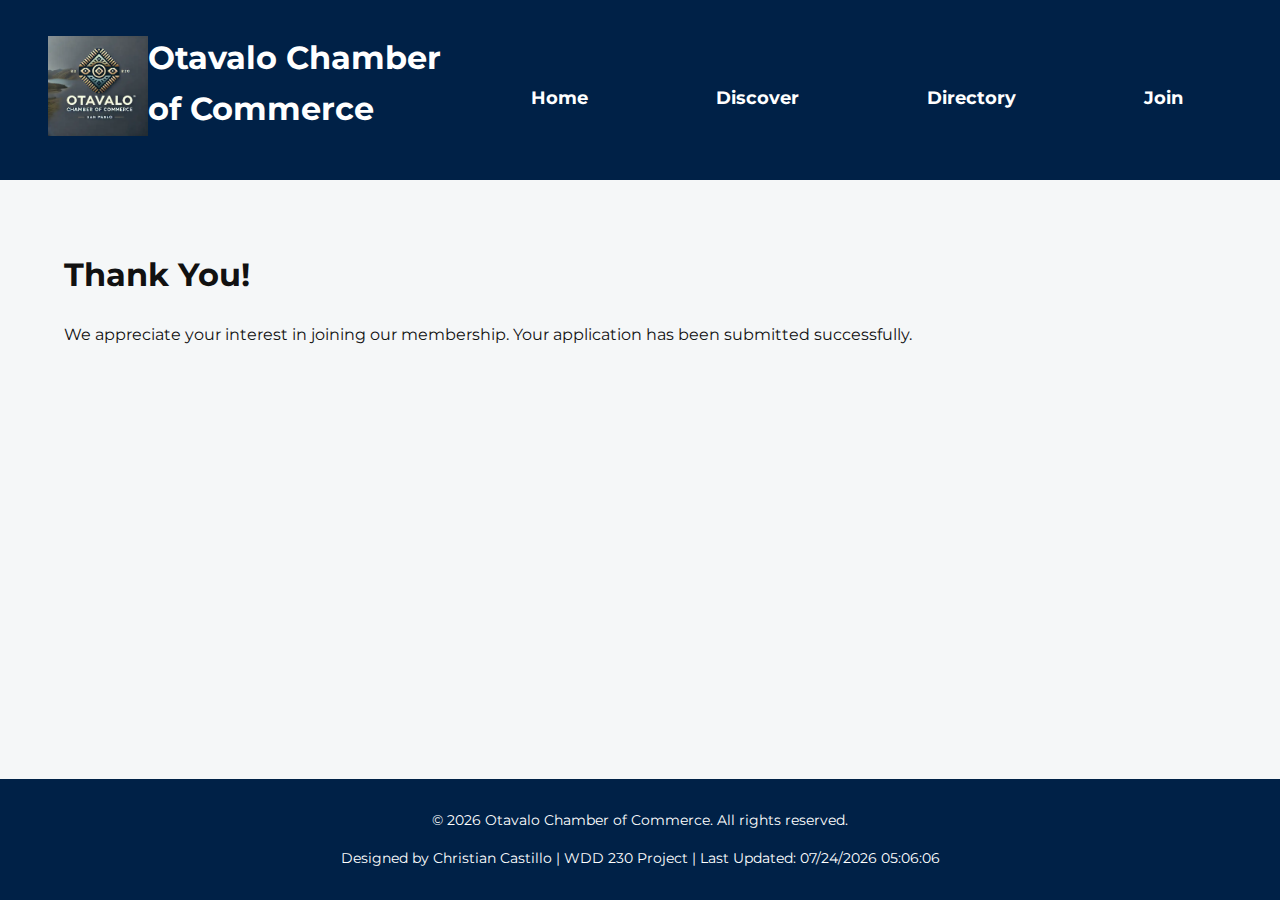
<file: chamber/thankyou.html>
<!DOCTYPE html>
<html lang="en">
<head>
  <meta charset="UTF-8">
  <meta name="viewport" content="width=device-width, initial-scale=1.0">
  <meta name="description" content="WDD 230 - Web Interface Development | Course Assignment Portal | Christian Castillo">
  <meta name="author" content="Christian Castillo">
  <title>Thank You Page Otavalo's Chamber of Commerce</title>
  <meta property="og:title" content="Thank You Page Otavalo's Chamber of Commerce">
  <meta property="og:type" content="website">
  <meta property="og:url" content="https://crispol12.github.io/wdd230/chamber/index.html">
  <meta property="og:image" content="https://www.metropolitan-touring.com/wp-content/uploads/2023/05/otavalo-market.webp">
  <meta property="og:image:alt" content="Plaza de los Ponchos, Otavalo, Imbabura, Ecuador">
  <meta property="og:description" content="Otavalo's Chamber of Commerce is a private institution that helps businesses become visible to the world. Welcome to the gateway to the world that will take your business to another level of growth.">
  <link href="https://fonts.googleapis.com/css2?family=Montserrat:wght@400;700&family=Open+Sans:wght@400;600&display=swap" rel="stylesheet">
  <link rel="stylesheet" href="styles_chamber/normalize.css">
  <link rel="stylesheet" href="styles_chamber/base.css">
  <link rel="stylesheet" href="styles_chamber/larger.css">
  <link rel="icon" href="images/favicon_ota.ico">
 
</head>
<body>
    <header>
        <div class="logo">
            <img src="images/logotavalo.webp" alt="Otavalo Chamber of Commerce Logo">
        </div>
        <h1>Otavalo Chamber of Commerce</h1>
        <nav>
            <button class="hamburger" id="hamburger-menu" aria-label="Toggle Menu">
              <span></span>
              <span></span>
              <span></span>
            </button>
            <ul class="menu" id="nav-menu">
                <li><a href="https://crispol12.github.io/wdd230/chamber/index.html">Home</a></li>
                <li><a href="https://crispol12.github.io/wdd230/chamber/discover.html">Discover</a></li>
                <li><a href="https://crispol12.github.io/wdd230/chamber/directory.html">Directory</a></li>
                <li><a href="https://crispol12.github.io/wdd230/chamber/join.html">Join</a></li>
            </ul>
        </nav>
    </header>

    <main>
        <h1>Thank You!</h1>
        <p>We appreciate your interest in joining our membership. Your application has been submitted successfully.</p>
    </main>

    <footer>
        <p>&copy; <span id="currentYear"></span> Otavalo Chamber of Commerce. All rights reserved.</p>
        <p>Designed by Christian Castillo | WDD 230 Project | <span id="lastModified"></span></p>
    </footer>

    <script src="scripts_chamber/main.js"></script>
</body>
</html>
</file>
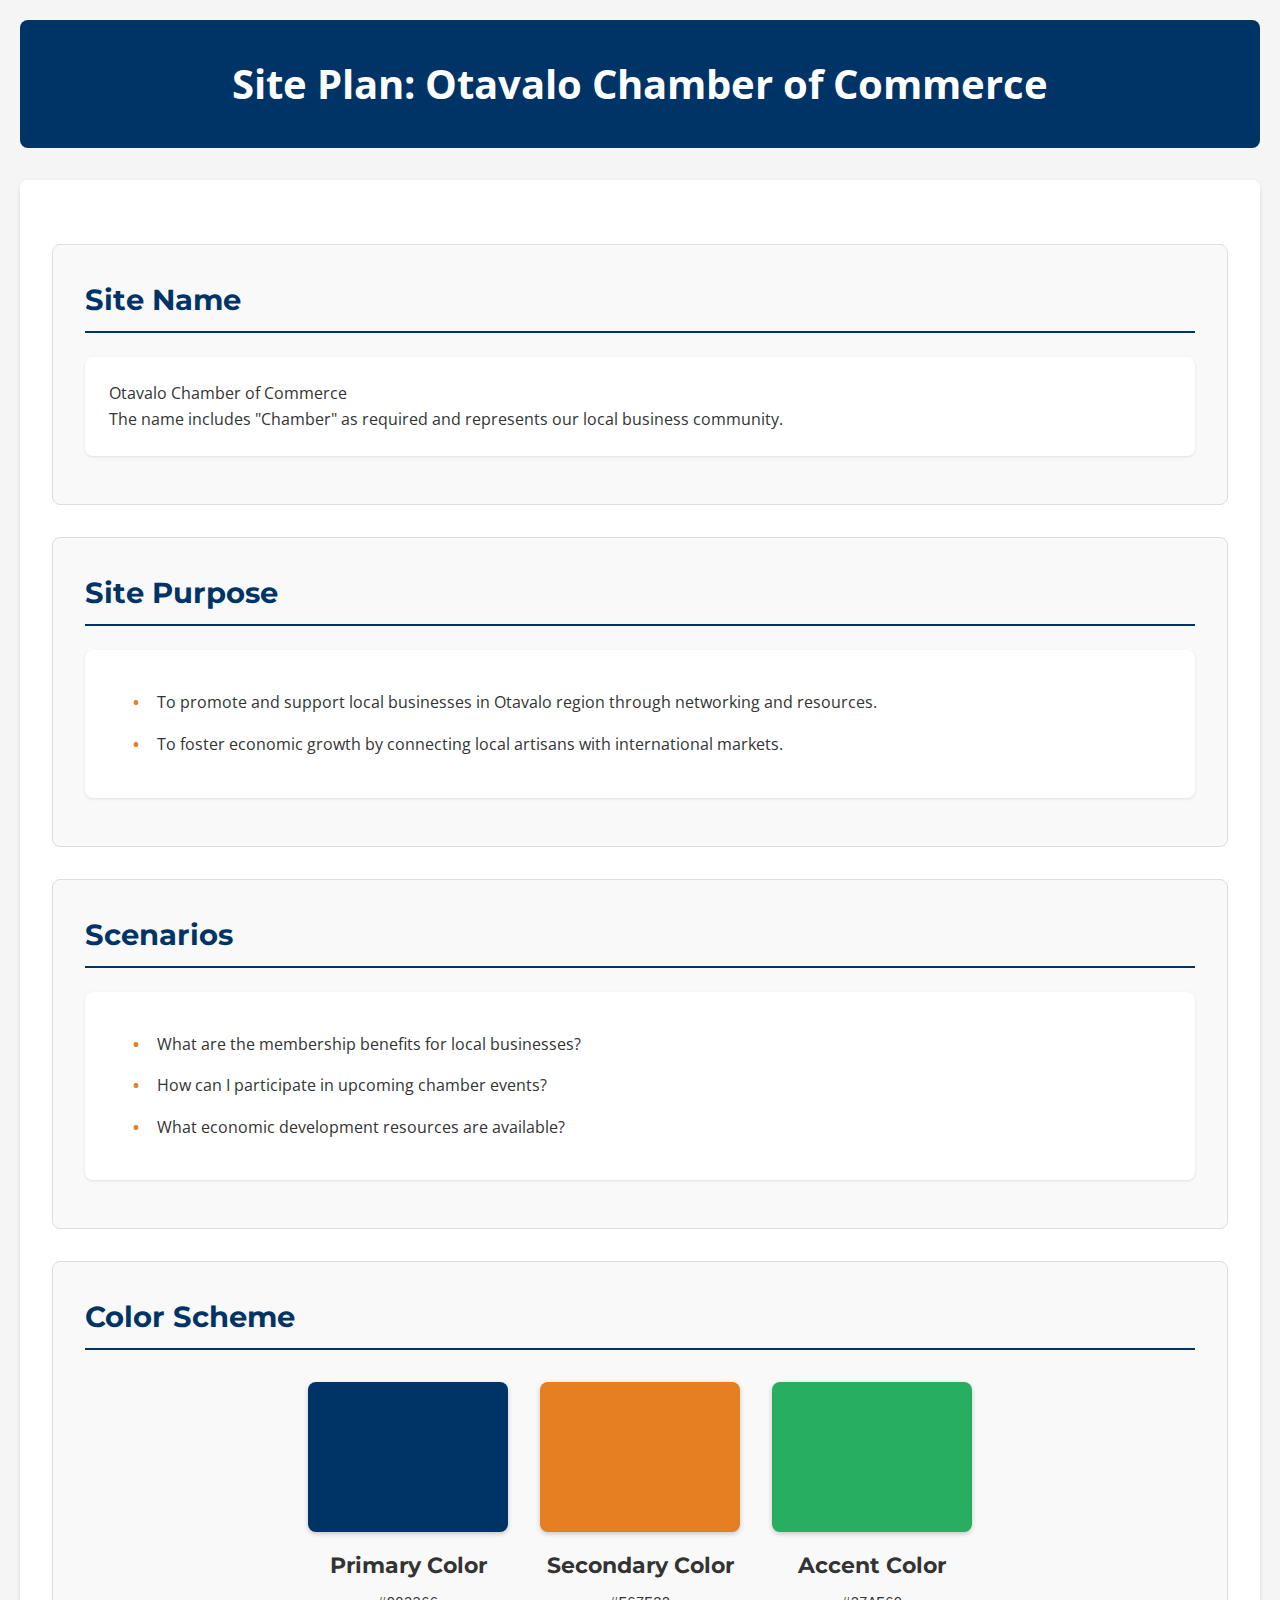
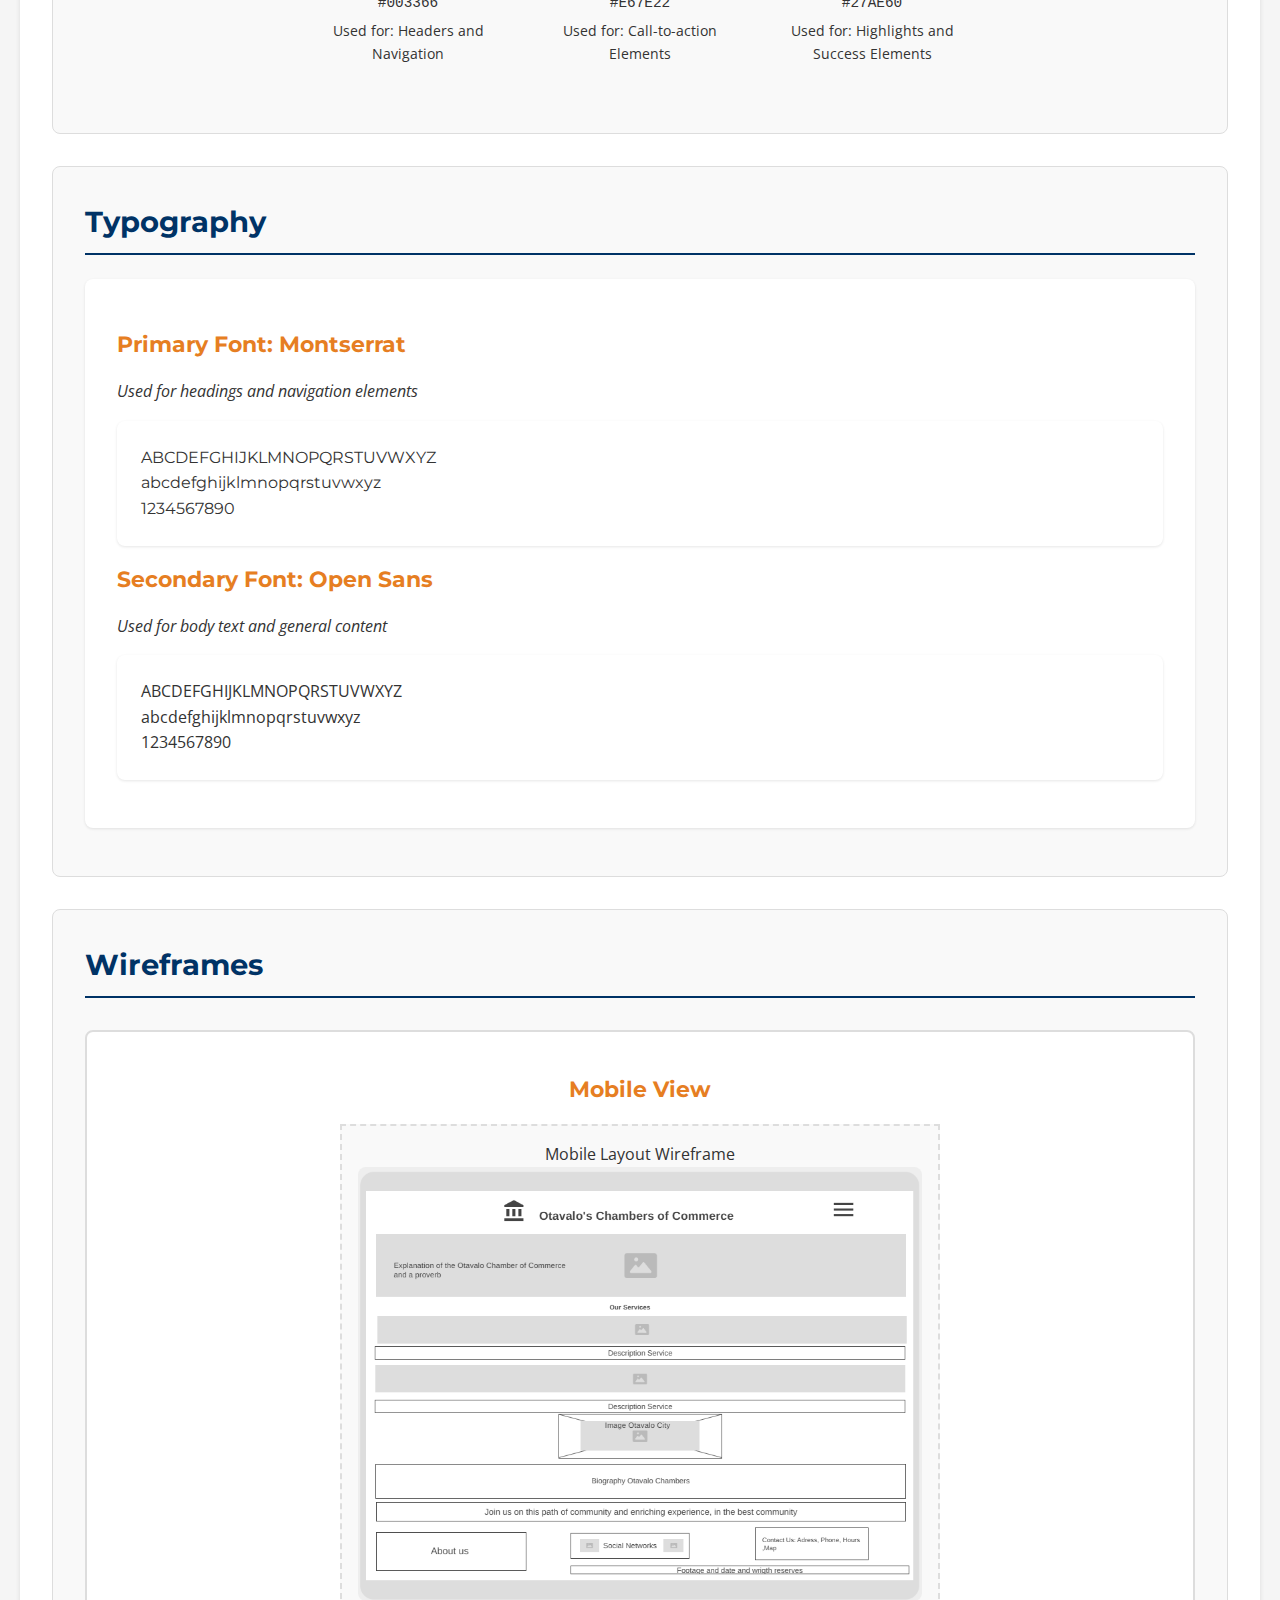
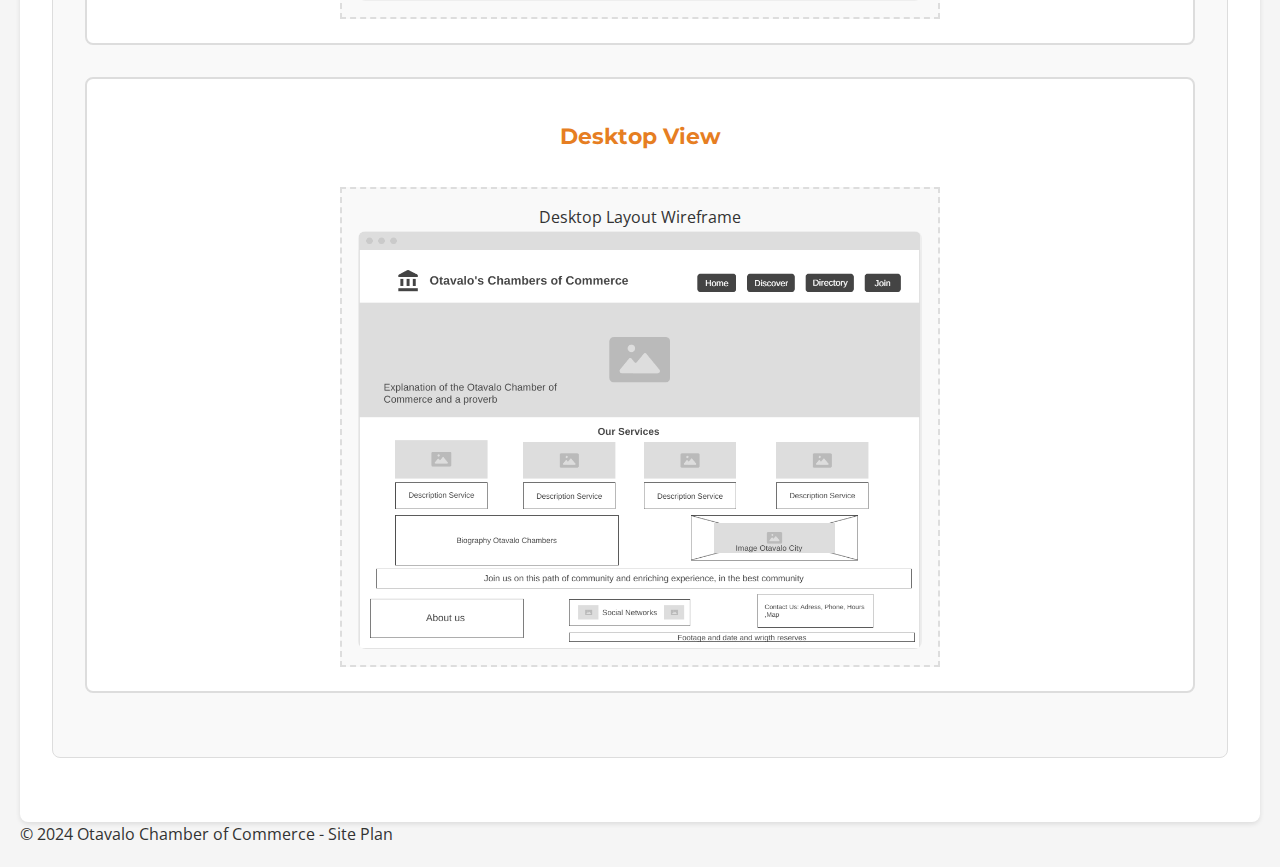
<file: week01/chamber-site-plan.html>
<!DOCTYPE html>
<html lang="en">
<head>
    <meta charset="UTF-8">
    <meta name="viewport" content="width=device-width, initial-scale=1.0">
    <title>Site Plan: Otavalo Chamber of Commerce</title>
    <meta name="description" content="Site Plan Otavalo Chamber of Commerce">
    <meta name="author" content="Christian Castillo"> 
    <link href="https://fonts.googleapis.com/css2?family=Montserrat:wght@400;700&family=Open+Sans:wght@400;600&display=swap" rel="stylesheet">
    <link rel="stylesheet" href="styles/chamber-site-plan.css">
</head>
<body>
    <header>
        <h1>Site Plan: Otavalo Chamber of Commerce</h1>
    </header>

    <main>

        <section id="site-name" class="plan-section">
            <h2>Site Name</h2>
            <div class="content-box">
                <p>Otavalo Chamber of Commerce</p>
                <p class="explanation">The name includes "Chamber" as required and represents our local business community.</p>
            </div>
        </section>


        <section id="site-purpose" class="plan-section">
            <h2>Site Purpose</h2>
            <div class="content-box">
                <ul>
                    <li>To promote and support local businesses in Otavalo region through networking and resources.</li>
                    <li>To foster economic growth by connecting local artisans with international markets.</li>
                </ul>
            </div>
        </section>

        <section id="scenarios" class="plan-section">
            <h2>Scenarios</h2>
            <div class="content-box">
                <ul>
                    <li>What are the membership benefits for local businesses?</li>
                    <li>How can I participate in upcoming chamber events?</li>
                    <li>What economic development resources are available?</li>
                </ul>
            </div>
        </section>

        <section id="color-scheme" class="plan-section">
            <h2>Color Scheme</h2>
            <div class="color-palette">
                <div class="color-item primary">
                    <div class="color-sample"></div>
                    <div class="color-description">
                        <h3>Primary Color</h3>
                        <p class="color-hex">#003366</p>
                        <p>Used for: Headers and Navigation</p>
                    </div>
                </div>
                <div class="color-item secondary">
                    <div class="color-sample"></div>
                    <div class="color-description">
                        <h3>Secondary Color</h3>
                        <p class="color-hex">#E67E22</p>
                        <p>Used for: Call-to-action Elements</p>
                    </div>
                </div>
                <div class="color-item accent">
                    <div class="color-sample"></div>
                    <div class="color-description">
                        <h3>Accent Color</h3>
                        <p class="color-hex">#27AE60</p>
                        <p>Used for: Highlights and Success Elements</p>
                    </div>
                </div>
            </div>
        </section>

        <section id="typography" class="plan-section">
            <h2>Typography</h2>
            <div class="font-sample">
                <h3>Primary Font: Montserrat</h3>
                <p class="font-usage">Used for headings and navigation elements</p>
                <div class="content-box">
                    <p style="font-family: Montserrat;">ABCDEFGHIJKLMNOPQRSTUVWXYZ</p>
                    <p style="font-family: Montserrat;">abcdefghijklmnopqrstuvwxyz</p>
                    <p style="font-family: Montserrat;">1234567890</p>
                </div>

                <h3>Secondary Font: Open Sans</h3>
                <p class="font-usage">Used for body text and general content</p>
                <div class="content-box">
                    <p style="font-family: 'Open Sans';">ABCDEFGHIJKLMNOPQRSTUVWXYZ</p>
                    <p style="font-family: 'Open Sans';">abcdefghijklmnopqrstuvwxyz</p>
                    <p style="font-family: 'Open Sans';">1234567890</p>
                </div>
            </div>
        </section>

        <section id="wireframes" class="plan-section">
            <h2>Wireframes</h2>
            <div class="wireframe mobile">
                <h3>Mobile View</h3>
                <div class="wireframe-content">
                    <p>Mobile Layout Wireframe</p>
                    <img src="images/mobile-view.png" alt="Mobile Wireframe">
                </div>
            </div>
            <div class="wireframe">
                <h3>Desktop View</h3>
                <div class="wireframe-content">
                    <p>Desktop Layout Wireframe</p>
                    <img src="images/desktop-view.png" alt="Mobile Wireframe">
                </div>
            </div>
        </section>
    </main>

    <footer>
        <p>&copy; 2024 Otavalo Chamber of Commerce - Site Plan</p>
    </footer>
</body>
</html>
</file>
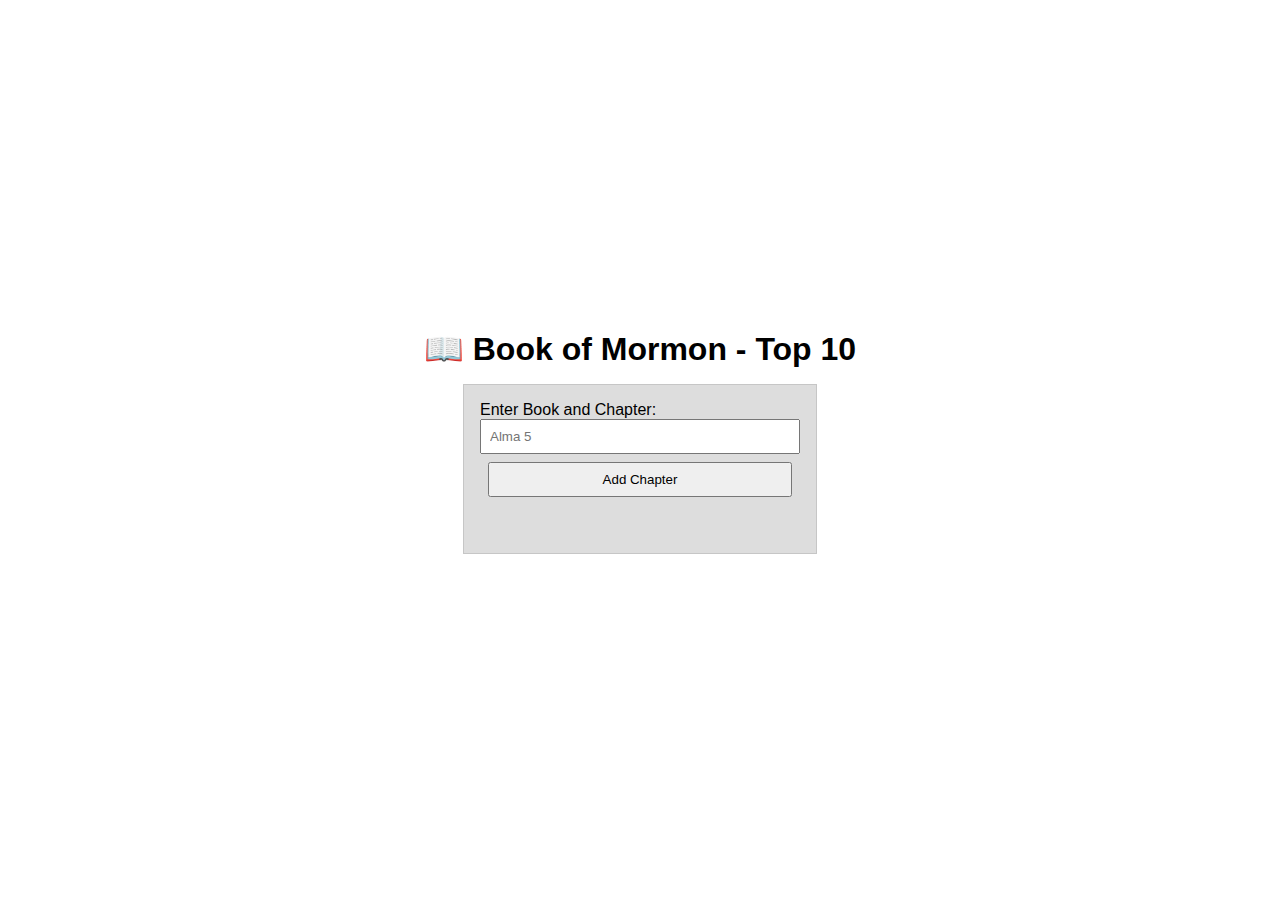
<file: week02/boom.html>
<!DOCTYPE html>
<html lang="en">
<head>
    <meta charset="UTF-8">
    <meta name="viewport" content="width=device-width, initial-scale=1.0">
    <title>Book of Mormon Favorite Chapter Selector</title>
    <meta name="description" content="Select and save your favorite chapters from the Book of Mormon.">
    <meta name="author" content="Christian Castillo">
    <link rel="stylesheet" href="styles_boom/boom.css">
</head>
<body>
    <h1>📖 Book of Mormon - Top 10</h1>
    
    <main>
        <label for="favchap">Enter Book and Chapter:</label>
        <input type="text" id="favchap" placeholder="Alma 5">
        <button id="addChapterBtn">Add Chapter</button>
        <ul id="list"></ul>
    </main>
    <script src="scripts_boom/script.js"></script>
</body>
</html>
</file>
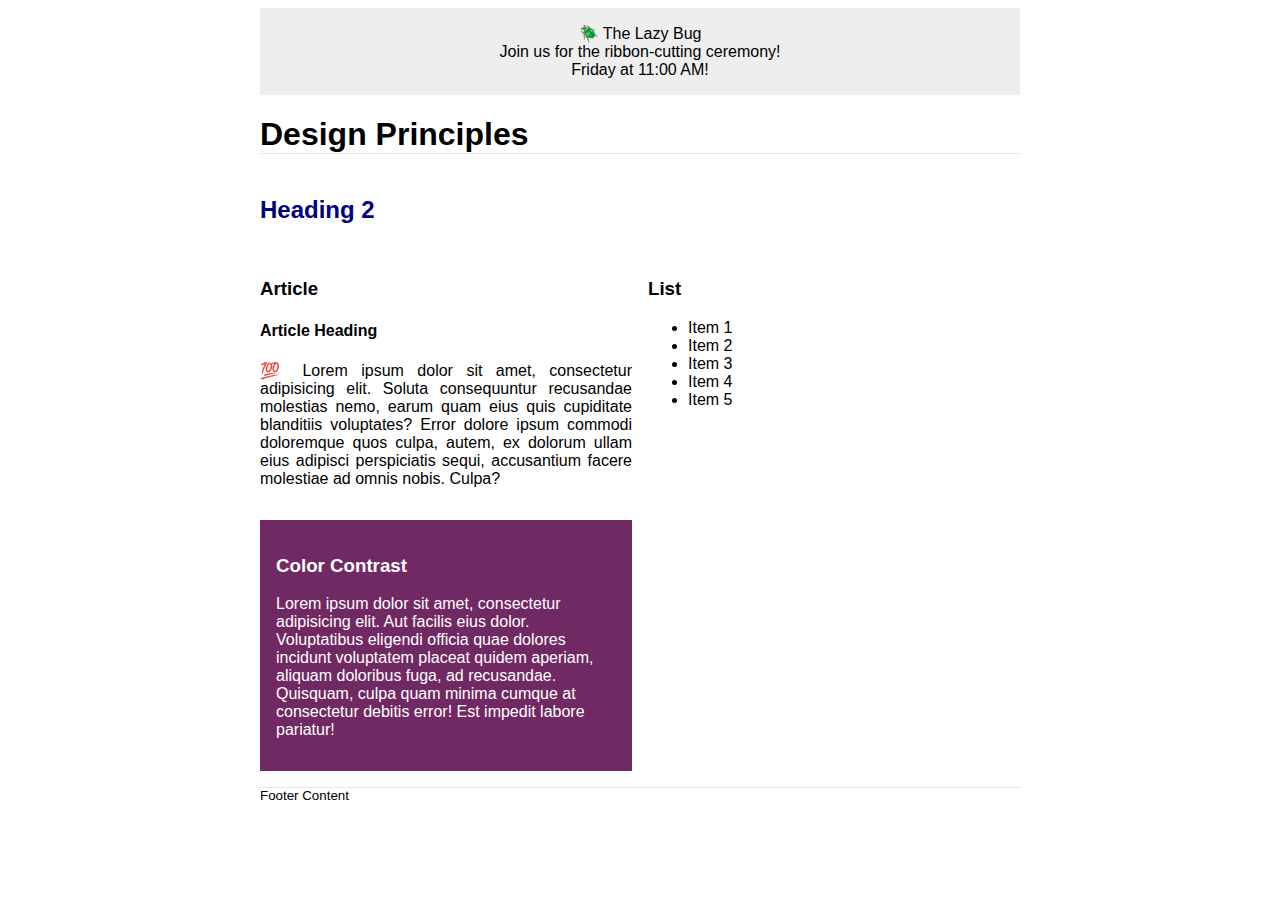
<file: week02/design.html>
<!DOCTYPE html>
<html lang="en">
<head>
    <meta charset="UTF-8">
    <meta name="viewport" content="width=device-width, initial-scale=1.0">
    <title>Site Plan: Otavalo Chamber of Commerce</title>
    <meta name="description" content="Site Plan Otavalo Chamber of Commerce">
    <meta name="author" content="Christian Castillo"> 
    <link rel="stylesheet" href="styles/design.css">
</head>
<body>
    <header>
        <div class="banner">🪲 The Lazy Bug<br>Join us for the ribbon-cutting ceremony!<br>Friday at 11:00 AM!</div>
        <h1>Design Principles</h1>
    </header>
    <main>
        <h2>Heading 2</h2>
        <section>
            <h3>Article</h3>
            <article>
                <h4>Article Heading</h4>
                <p>💯 Lorem ipsum dolor sit amet, consectetur adipisicing elit. Soluta consequuntur recusandae molestias nemo, earum quam eius quis cupiditate blanditiis voluptates? Error dolore ipsum commodi doloremque quos culpa, autem, ex dolorum ullam eius adipisci perspiciatis sequi, accusantium facere molestiae ad omnis nobis. Culpa?</p>
            </article>
        </section>
        <section>
            <h3>List</h3>
            <ul>
                <li>Item 1</li>
                <li>Item 2</li>
                <li>Item 3</li>
                <li>Item 4</li>
                <li>Item 5</li>
            </ul>
        </section>
        <div class="callout">
            <h3>Color Contrast</h3>
            <p>Lorem ipsum dolor sit amet, consectetur adipisicing elit. Aut facilis eius dolor. Voluptatibus eligendi officia quae dolores incidunt voluptatem placeat quidem aperiam, aliquam doloribus fuga, ad recusandae. Quisquam, culpa quam minima cumque at consectetur debitis error! Est impedit labore pariatur!</p>
        </div>
    </main>
    <footer>
        Footer Content
    </footer>
</body>
</html>
</file>
<file: chamber/styles_chamber/base.css>
/* Root Variables */
:root {
    --primary-color: #002147;    /* Dark Blue - AA/AAA Compliant */
    --secondary-color: #D35400;  /* Dark Orange - AA/AAA Compliant */
    --background-color: #f5f7f8; /* Light Background */
    --text-color: #111111;       /* Darker Text - AA/AAA Compliant */
    --accent-color: #1E874B;     /* Dark Green - AA/AAA Compliant */
    --font-primary: 'Montserrat', sans-serif;
    --font-secondary: 'Open Sans', sans-serif;
}
html,body {
    height: 100%;
    display: flex;
    flex-direction: column;
}
/* Global Styles */
body {
    font-family: var(--font-primary);
    color: var(--text-color);
    background-color: var(--background-color);
    line-height: 1.6;
}

/* Header */
header {
    background-color: var(--primary-color);
    color: #fff;
    padding: 1rem;
    display: flex;
    flex-direction: column;
    align-items: center;
    position: relative;
}

header .logo img {
    width: 100px;
}

/* Updated h1 style: Title color set to white */
header h1 {
    margin-top: 0.5rem;
    color: #fff;
}

/* Navigation */
nav {
    width: 100%;
    margin-top: 1rem;
}

/* Hamburger Menu Button */
.hamburger {
    background: none;
    border: none;
    cursor: pointer;
    display: block;
    padding: 0.5rem;
    position: absolute;
    top: 3rem;
    right: 1.5rem;
    z-index: 1001;
}

.hamburger span {
    display: block;       /* Permite usar ancho, alto y margin */
    width: 25px;          /* Ajusta el ancho según necesites */
    height: 3px;          /* Ajusta la altura para simular la barra */
    margin: 4px 0;        /* Espaciado entre barras */
    background-color: #f9f9f9; /* Color de las barras */
  }
  
/* Hamburger transformation to "X" when open */
.hamburger.open span:nth-child(1) {
    transform: translateY(7px) rotate(45deg);
}

.hamburger.open span:nth-child(2) {
    opacity: 0;
}

.hamburger.open span:nth-child(3) {
    transform: translateY(-7px) rotate(-45deg);
}

/* Navigation Menu */
nav ul.menu {
    display: none; /* Hidden by default on small screens */
    flex-direction: column;
    align-items: center;
    background-color: var(--primary-color);
    position: absolute;
    top: 100%;
    right: 0;
    width: 100%;
    padding: 1rem 0;
    z-index: 1000;
}

/* ✅ Remove bullet points */
nav ul.menu {
    list-style: none; /* Removes default list styles */
    padding: 0;
    margin: 0;
}

/* ✅ Style the navigation buttons */
nav ul.menu li {
    display: inline-block; /* Ensure they are aligned in a row */
    margin: 0;
}

/* ✅ Navigation button styles */
nav ul.menu li a {
    display: block;
    text-decoration: none;
    color: #fff;
    font-size: 1.1rem;
    font-weight: bold;
    padding: 0.75rem 1.5rem; /* Adjusted padding */
    text-align: center;
    transition: all 0.3s ease-in-out;
}

/* ✅ Hover Effect */
nav ul.menu li a:hover {
    background-color: var(--secondary-color); /* Dark Orange */
    border-radius: 5px;
    transition: all 0.3s ease-in-out;
}

/* Show active menu on mobile */
nav ul.menu.active {
    display: flex;
}

/* Tablet and Medium Devices */
@media (min-width: 768px) {
    header {
        flex-direction: row;
        justify-content: space-between;
        align-items: center;
        padding: 1rem 2rem;
    }

    /* Hide hamburger button on larger screens */
    .hamburger {
        display: none;
    }

    /* ✅ Reduce spacing between menu items and align to right */

    nav ul.menu {
        display: flex !important;
        flex-direction: row;
        justify-content: center; /* Align menu to the right */
        align-items: center;
        width: auto;
        background: none;
        position: static;
        padding: 0;
        gap: 0.5rem;  /* Reduced spacing between buttons */
    }

    nav ul.menu li {
        margin: 0; /* Ensure no extra margins */
    }

    nav ul.menu li a {
        font-size: 1rem; /* Slightly smaller text */
        font-weight: bold;
        padding: 0.4rem 0.6rem; /* Smaller padding to fit better */
    }
    .hero-text h2 {
        font-size: 2rem;
    }
    .hero-text p {
        font-size: 1.2rem;
    }
    .member-card h2 {
        font-size: 1.2em; /* Smaller font size for medium views */
    }

    .member-card p {
        max-height: 3em; /* 2 lines in medium views */
    }
}

/* Main Content */
main {
    flex: 1;
    padding: 2rem;
}

.hero {
    position: relative;
    width: 100%;
    height: 100vh;
    overflow: hidden;
}


.hero img {
    position: absolute;
    top: 0;
    left: 0;
    width: 100%;
    height: 100%;
    object-fit: cover;
    z-index: 0; 
}

.hero::before {
    content: "";
    position: absolute;
    top: 0;
    left: 0;
    width: 100%;
    height: 100%;
    background: rgba(0, 0, 0, 0.4);
    z-index: 1;
}


.hero-text {
    position: absolute;
    z-index: 2; 
    top: 50%;
    left: 50%;
    transform: translate(-50%, -50%);
    text-align: center;
    color: #fff;
    padding: 1rem;
}


.hero-text h2,
.hero-text p {
    color: #fff;
    /* Múltiples sombras para simular un contorno grueso */
    text-shadow: 
      -3px -3px 3px #000,  /* Sombra arriba a la izquierda */
       3px -3px 3px #000,  /* Sombra arriba a la derecha */
      -3px  3px 3px #000,  /* Sombra abajo a la izquierda */
       3px  3px 3px #000,  /* Sombra abajo a la derecha */
      -3px  0px 3px #000,  /* Sombra a la izquierda */
       3px  0px 3px #000,  /* Sombra a la derecha */
       0px -3px 3px #000,  /* Sombra arriba */
       0px  3px 3px #000;  /* Sombra abajo */
}
/* Current News Section */
.current-news {
    margin: 2rem 0; /* Spacing around the section */
}

.news-grid {
    display: grid;
    grid-template-columns: 1fr; /* Single-column layout by default */
    gap: 1rem; /* Space between news items */
}

.news-item {
    background-color: #fff; /* White background for contrast */
    padding: 1rem; /* Inner padding */
    border: 1px solid #ddd; /* Light border */
    text-align: center; /* Center-align content */
    border-radius: 8px; /* Rounded corners */
    box-shadow: 0 1px 3px rgba(0, 0, 0, 0.1); /* Subtle shadow */
}

.news-item img {
    max-width: 100%; /* Ensure images don't exceed container width */
    height: auto; /* Maintain aspect ratio */
    border-radius: 4px; /* Rounded corners for images */
    margin-bottom: 1rem; /* Space below the image */
}

.news-item p {
    color: #111; /* Dark text for readability */
    line-height: 1.5; /* Improve text legibility */
}
/* Biography and Weather Section */
.biography-weather {
    display: flex;
    flex-direction: column; /* Stack sections vertically by default */
    gap: 1.5rem; /* Space between sections */
    margin: 2rem 0; /* Space around the section */
}

.biography,
.weather-card {
    background-color: #f5f7f8; /* Light background */
    padding: 1.5rem; /* Inner padding */
    border-radius: 8px; /* Rounded corners */
    box-shadow: 0 2px 5px rgba(0, 0, 0, 0.1); /* Subtle shadow */
    border: 1px solid #ddd; /* Light border */
}

.biography h2,
.weather-card h2 {
    color: var(--primary-color); /* Dark blue for titles */
    margin-bottom: 1rem; /* Space below titles */
}

.biography p {
    line-height: 1.6; /* Improve readability */
    color: var(--text-color);
}

.weather-card .info-content {
    display: flex;
    flex-direction: column;
    gap: 0.5rem; /* Space between weather info */
    font-size: 1.1rem; /* Slightly larger font */
    color: var(--text-color); /* Dark text */
    text-align: center;
}

.weather-card .info-content p {
    margin: 0; /* Remove default margins */
}
/* Featured Businesses Section */
/* Featured Businesses Section */
.featured-businesses {
    margin: 2rem 0;
    padding: 1.5rem;
    background-color: #f5f7f8;
    text-align: center;
    border-radius: 8px;
    box-shadow: 0 2px 5px rgba(0, 0, 0, 0.1);
}

.featured-businesses h2 {
    color: var(--primary-color);
    margin-bottom: 2rem;
    font-family: var(--font-primary);
}

.businesses-grid {
    display: grid;
    grid-template-columns: 1fr; 
    gap: 1.5rem;
}

.business-card {
    background-color: #fff;
    padding: 1.5rem;
    border-radius: 8px;
    box-shadow: 0 2px 5px rgba(0, 0, 0, 0.1);
    border: 1px solid #ddd;
    transition: transform 0.3s ease, box-shadow 0.3s ease, background-color 0.3s ease; /* Added background-color transition */
    text-align: left;
}

.business-card:hover {
    transform: translateY(-5px); 
    box-shadow: 0 4px 10px rgba(0, 0, 0, 0.15); 
    background-color: var(--primary-color); 
    color: #fff; 
}

.business-card h3 {
    color: var(--primary-color);
    margin-bottom: 1rem;
    font-size: 1.2rem;
    font-weight: bold;
    transition: color 0.3s ease; /* Smooth transition for text color */
}

.business-card:hover h3 {
    color: #fff; /* Change h3 text color to white on hover */
}

.business-card p {
    color: var(--text-color);
    line-height: 1.6;
    transition: color 0.3s ease; /* Smooth transition for paragraph text color */
}

.business-card:hover p {
    color: #fff; /* Change paragraph text color to white on hover */
}

/* Call to Action Section */
.cta {
    text-align: center;
    background-color: var(--primary-color);
    color: #fff;
    padding: 2rem;
    margin: 2rem 0;
}

.cta-button {
    background-color: var(--secondary-color);
    color: #fff;
    padding: 0.75rem 1.5rem;
    text-transform: uppercase;
    border-radius: 7px;
    font-weight: 700; 
    font-size: 1.5rem; 
}
a.cta-button:hover {
    background-color: var(--accent-color); 
    color: #ffffff; 
    text-decoration: underline; 
}

/* About Section */

.about {
    margin: 2rem 0;
}

.about-grid {
    display: grid;
    grid-template-columns: 1fr; 
    gap: 1.5rem; 
}

/* Shared styles for all three sections */
.about-us,
.contact {
    padding: 1.5rem;
    border-radius: 8px; 
    transition: background-color 0.3s ease, transform 0.3s ease; 
    background-color: transparent; 
    text-align: center; 
}

.about-us:hover,
.contact:hover {
    background-color: rgba(0, 0, 0, 0.05); /* Subtle background on hover */
    transform: translateY(-3px); /* Slight lift */
}

.about-us h2,
.contact h2 {
    color: var(--primary-color); /* Dark blue for titles */
    margin-bottom: 1rem;
}

.about-us p,
.contact p {
    color: var(--text-color); /* Dark text */
    line-height: 1.5;
}
/* Social Networks Section */
.social-networks {
    text-align: center;
    padding: 1.5rem;
}

/* Icons Container */
.social-icons {
    display: flex;
    justify-content: center;
    gap: 1rem; 
    margin-top: 1rem;
}

/* Individual Social Media Icons */
.social-icons a {
    display: flex;
    align-items: center;
    justify-content: center;
    width: 45px;
    height: 45px;
    background-color: var(--primary-color); 
    color: white;
    border-radius: 50%; 
    font-size: 1.5rem;
    text-decoration: none;
    transition: background 0.3s ease, transform 0.3s ease;
}

/* Hover Effect */
.social-icons a:hover {
    background-color: var(--secondary-color); 
    transform: scale(1.1); 
}
/* Discover Page Layout */
.discover-layout {
    display: grid;
    grid-template-columns: 1fr; 
    gap: 2rem; 
    padding: 2rem;
}

/* Sidebar Layout */
.sidebar {
    display: grid;
    grid-template-columns: 1fr; 
    gap: 1.5rem;
}
.info-box ul {
    list-style: none;
    padding: 0; 
    margin: 0; 
}

/* Shared Box Styles */
.info-box,
.featured-box,
.calendar {
    background-color: #f8eac8;
    padding: 1.5rem;
    border-radius: 8px;
    box-shadow: 0 2px 5px rgba(0, 0, 0, 0.1);
    text-align: center;
}
.featured-box img {
    width: 100%; 
    max-width: 350px; 
    height: auto; 
    border-radius: 8px; 
    object-fit: cover; 
    margin-bottom: 1rem; 
}
/* Highlight the visit message */
#visit-message {
    background-color: #0069d9;
    color: #ffffff; 
    font-size: 1.1rem;
    font-weight: bold; 
    text-align: center; 
    padding: 0.7rem; 
    border-radius: 8px; 
    margin-top: 1rem; /* Espacio superior */
    display: block; 
    box-shadow: 0 2px 5px rgba(0, 0, 0, 0.2); 
    transition: background 0.3s ease, transform 0.2s ease; 
}

/* Hover Effect */
#visit-message:hover {
    background-color: #004085; 
}

/* Titles for Sidebar Sections */
.sidebar h2 {
    color: var(--primary-color);
    margin-bottom: 1rem;
    text-align: center;
}

.gallery-grid {
    display: grid;
    grid-template-columns: 1fr; /* 🔹 Una sola columna en móviles */
    gap: 1rem;
    justify-content: center;
}

.gallery-item {
    display: flex;
    flex-direction: column;
    align-items: center;
    justify-content: center;
    background-color: white;
    padding: 1rem;
    border-radius: 8px;
    box-shadow: 0 2px 5px rgba(0, 0, 0, 0.1);
    text-align: center;
    transition: transform 0.3s ease-in-out;
    width: 100%; /* 🔹 Ocupará todo el ancho disponible */
    max-width: 95vw; /* 🔹 Limita el ancho a 95% del viewport */
    margin: 0 auto;
    position: relative;
}
.gallery-item p {
    position: absolute;
    bottom: 0;
    left: 0;
    width: 100%;
    background: rgba(0, 33, 71, 0.85); /* 🔹 Fondo semitransparente */
    color: white;
    font-size: 1rem;
    font-weight: bold;
    text-align: center;
    padding: 0.5rem;
    margin: 0; /* 🔹 Evita que el padding desborde el contenedor */
    border-bottom-left-radius: 8px;
    border-bottom-right-radius: 8px;
    box-sizing: border-box; /* 🔹 Mantiene el padding dentro del contenedor */
    transition: background 0.3s ease, font-size 0.3s ease;
}

.gallery-item img {
    width: 100%;
    height: auto;
    max-height: 80vh; /* 🔹 Ajusta la altura máxima al 80% de la pantalla */
    object-fit: cover;
    border-radius: 8px;
}

/* Hover Effect */
.gallery-item:hover {
    transform: scale(1.05);
}

/* Calendar Section */
.calendar {
    margin-top: 2rem;
    text-align: center;
}

.calendar h2 {
    color: var(--primary-color);
    margin-bottom: 1rem;
}

/* Month Navigation Buttons */
.calendar-controls {
    display: flex;
    justify-content: space-between;
    align-items: center;
    margin-bottom: 1rem;
}

.calendar-controls button {
    background: var(--primary-color);
    color: white;
    border: none;
    padding: 0.5rem 1rem;
    border-radius: 5px;
    cursor: pointer;
}

.calendar-controls button:hover {
    background: var(--secondary-color);
}

/* Calendar Grid */
#calendar-container {
    display: grid;
    grid-template-columns: repeat(7, 1fr);
    gap: 0.5rem;
    padding: 10px;
    background-color: #fff;
    border-radius: 8px;
}

/* Calendar Days */
#calendar-container div {
    padding: 10px;
    background-color: #f5f5f5;
    border-radius: 4px;
    font-size: 0.9rem;
    font-weight: bold;
    color: var(--text-color);
    text-align: center;
}

/* Today’s Date */
.today {
    background-color: var(--accent-color) !important;
    color: white !important;
    border-radius: 50%;
    font-weight: bold;
}

/* Hover Effect */
#calendar-container div:hover {
    background-color: var(--secondary-color);
    color: #fff;
    cursor: pointer;
}
form label {
    display: block;
    margin-bottom: 1rem;
}
form label span {
    display: block;
    margin-bottom: 0.25rem;
    font-weight: bold;
}
form input, form textarea, form select {
    width: 100%;
    padding: 0.5rem;
    font-family: inherit;
    font-size: 1rem;
    margin-bottom: 0.5rem;
    box-sizing: border-box;
}
form input[type="submit"] {
    width: auto;
    cursor: pointer;
    background-color: var(--primary-color);
    color: white;
    border: none;
    padding: 0.75rem 1.5rem;
    font-size: 1rem;
    border-radius: 4px;
}
/* Base styles for grid view */
/* Base styles for grid view */
#member-directory.grid {
    display: grid;
    grid-template-columns: repeat(auto-fill, minmax(250px, 1fr));
    gap: 20px;
    padding: 20px;
}

/* Base styles for list view */
#member-directory.list {
    display: flex;
    flex-direction: column;
    gap: 10px;
    padding: 20px;
}

/* Styles for member cards */
.member-card {
    border: 1px solid #ccc;
    padding: 15px;
    border-radius: 8px;
    background-color: #f9f9f9;
    box-shadow: 0 2px 5px rgba(0, 0, 0, 0.1);
    word-wrap: break-word; /* Ensures long words break and wrap */
    overflow-wrap: break-word; /* Ensures text fits within the container */
}

.member-card img {
    width: 100%;
    height: auto;
    border-radius: 8px;
}

.member-card h2 {
    font-size: 1.5em;
    margin: 10px 0;
    overflow: hidden; /* Prevents text overflow */
    white-space: nowrap; /* Prevents text from wrapping */
    text-overflow: ellipsis; /* Adds "..." if text overflows */
}

.member-card p {
    margin: 5px 0;
    overflow: hidden; /* Prevents text overflow */
    text-overflow: ellipsis; /* Adds "..." if text overflows */
    display: block; /* Ensures text behaves as a block */
    max-height: 4.5em; /* Maximum height based on font size (1.5em per line) */
    line-height: 1.5em; /* Line height to calculate the number of lines */
}

.member-card a {
    color: #0a1e34;
    text-decoration: none;
}

.member-card a:hover {
    text-decoration: underline;
}

/* Additional styles for list view */
#member-directory.list .member-card {
    display: flex;
    flex-direction: column; /* Changes to a column in list view */
    gap: 10px;
}

#member-directory.list .member-card img {
    display: none; /* Hides images in list view */
}
/* Styles for view controls */
#view-controls {
    display: flex;
    gap: 10px; /* Space between buttons */
    padding: 20px;
    justify-content: center; /* Center buttons horizontally */
}

#view-controls button {
    padding: 10px 20px;
    font-size: 1em;
    color: #FFFFFF;
    background-color: #00509E;
    border: none;
    border-radius: 5px;
    cursor: pointer;
    transition: background-color 0.3s ease;
}

#view-controls button:hover {
    background-color: #003C78;
}

#view-controls button:active {
    background-color: #002C59;
}
/* Banner styling */
#meet-banner {
    background-color: #faf4c0;
    border: 1px solid #ccc;
    padding: 1rem;
    margin-bottom: 1rem;
    position: relative;
}
#meet-banner p {
    margin: 0;
}
#meet-banner button#close-banner {
    position: absolute;
    top: 0.5rem;
    right: 0.5rem;
    background: #d63a3a;
    color: #fff;
    border: none;
    border-radius: 3px;
    cursor: pointer;
    padding: 0.3rem 0.6rem;
}
  
  /* Spotlights container */
.spotlights {
    margin: 2rem 0;
}
  
  /* Individual spotlight card */
.spotlight {
     
    background-color: #fff8dc; 
    border: 2px solid #f9a602; 
    border-radius: 8px;
    padding: 1rem;
    margin: 1rem 0;
    text-align: center;
    transition: transform 0.2s ease, box-shadow 0.2s ease;
}
  
.spotlights {
    margin: 2rem 0;
}
  
.spotlight {
    background-color: #fff8dc;  
    border: 2px solid #f9a602;  
    border-radius: 8px;
    padding: 1rem;
    margin: 1rem 0;
    text-align: center;
    
    color: #472400;
  
    transition: transform 0.2s ease, box-shadow 0.2s ease;
}
  
.spotlight:hover {
    transform: scale(1.02);
    box-shadow: 0 4px 10px rgba(0, 0, 0, 0.2);
}
  
 
.spotlight img {
    max-width: 100%;
    height: auto;
    border-radius: 4px;
    margin-bottom: 1rem;
}
  
.spotlight h3 {
    margin: 0.5rem 0;
}
  
.spotlight p {
    margin: 0.5rem 0;
}
  
.spotlight a {
    color: #00336F;
    text-decoration: none;
    font-weight: bold;
}
  
.spotlight a:hover {
    text-decoration: underline;
}

footer {
    background-color: var(--primary-color);
    color: #fff;
    text-align: center;
    padding: 1rem;
    font-size: 0.9rem;
}
@media (max-width: 500px) {
    main.discover-layout {
        padding: 0.5rem; /* Reduce padding */
    }
    .hero-text {
        top: 50%; 
        padding: 0.5rem; 
    }

    .hero-text h1 {
        font-size: 1.0rem; 
    }

    .hero-text p {
        font-size: 0.7rem;
    }

    /* Adjustments for the sidebar */
    .sidebar {
        gap: 0.5rem; /* Reduce spacing between elements */
    }

    .info-box,
    .featured-box,
    .calendar {
        padding: 0.75rem; /* Reduce padding */
    }

    .info-box h2,
    .featured-box h2,
    .calendar h2 {
        font-size: 1.1rem; /* Reduce heading size */
    }

    .info-box p,
    .featured-box p,
    .calendar p {
        font-size: 0.9rem; /* Reduce text size */
    }

    .featured-box img {
        max-width: 90%; /* Ensure the image does not overflow */
        height: auto; /* Maintain aspect ratio */
    }

    /* Adjustments for the gallery */
    .gallery-grid {
        gap: 0.5rem; /* Reduce spacing between gallery items */
    }

    .gallery-item {
        padding: 0.5rem; /* Reduce padding */
    }

    .gallery-item img {
        max-width: 100%; /* Ensure images do not overflow */
        height: auto; /* Maintain aspect ratio */
    }

    .gallery-item p {
        font-size: 0.8rem; /* Reduce text size */
        padding: 0.25rem; /* Reduce padding */
    }

    /* Adjustments for the calendar */
    .calendar-controls {
        flex-direction: column; /* Stack buttons vertically */
        gap: 0.5rem; /* Reduce spacing between buttons */
    }

    .calendar-controls button {
        padding: 0.3rem 0.6rem; /* Reduce button padding */
        font-size: 0.9rem; /* Reduce button text size */
    }

    #calendar-container {
        gap: 0.25rem; /* Reduce spacing between calendar days */
    }

    #calendar-container div {
        padding: 5px; /* Reduce padding */
        font-size: 0.8rem; /* Reduce text size */
    }

    /* Adjustments for the footer */
    footer {
        padding: 0.5rem; /* Reduce padding */
        font-size: 0.8rem; /* Reduce text size */
    }
}
@media (max-width: 300px) {
    .hero-text {
        top: 55%; /* Ajusta la posición del texto en pantallas muy pequeñas */
    }

    .hero-text h1 {
        font-size: 0.7rem; /* Reduce aún más el tamaño de la fuente del título */
    }

    .hero-text p {
        font-size: 0.5rem; /* Reduce aún más el tamaño de la fuente del párrafo */
    }
    
    .member-card h2 {
        font-size: 1em; /* Smaller font size for small views */
    }

    .member-card p {
        max-height: 1.5em; /* 1 line in small views */
    }

    #member-directory.grid {
        grid-template-columns: 1fr; /* Changes to a single column in small views */
    }

    #member-directory.list .member-card {
        flex-direction: column; /* Changes to a column in small views */
        align-items: flex-start; /* Aligns content to the left */
    }
    main.discover-layout {
        padding: 0.25rem; /* Further reduce padding */
    }

    .sidebar {
        gap: 0.25rem; /* Further reduce spacing */
    }

    .info-box,
    .featured-box,
    .calendar {
        padding: 0.5rem; /* Further reduce padding */
    }

    .info-box h2,
    .featured-box h2,
    .calendar h2 {
        font-size: 1rem; /* Further reduce heading size */
    }

    .info-box p,
    .featured-box p,
    .calendar p {
        font-size: 0.8rem; /* Further reduce text size */
    }

    .gallery-grid {
        gap: 0.25rem; /* Further reduce spacing */
    }

    .gallery-item {
        padding: 0.25rem; /* Further reduce padding */
    }

    .gallery-item p {
        font-size: 0.7rem; /* Further reduce text size */
        padding: 0.15rem; /* Further reduce padding */
    }

    .calendar-controls button {
        padding: 0.2rem 0.4rem; /* Further reduce button padding */
        font-size: 0.8rem; /* Further reduce button text size */
    }

    #calendar-container div {
        padding: 3px; /* Further reduce padding */
        font-size: 0.7rem; /* Further reduce text size */
    }

    footer {
        padding: 0.25rem; /* Further reduce padding */
        font-size: 0.7rem; /* Further reduce text size */
    }
}
</file>
<file: chamber/styles_chamber/larger.css>
/* Styles for medium screens (min-width: 768px) */
.join-container {
    display: flex;
    flex-direction: column;
    gap: 2rem;
  }
@media (min-width: 768px) {
    header {
        padding: 1.2rem 2.5rem;
    }
  
    /* Ensure smooth transition of nav between medium and large screens */
    nav ul.menu {
        display: flex !important;
        flex-direction: row;
        justify-content: center; /* Keep menu centered */
        align-items: center;
        width: auto;
        background: none;
        position: static;
        padding: 0;
        gap: 4rem; /* Medium screen spacing */
    }
    
    nav ul.menu li a {
        font-size: 1rem;
        font-weight: bold;
        padding: 0.4rem 0.6rem;
    }
    .join-container {
        flex-direction: row;
        align-items: flex-start;
    }
    .join-form {
        flex: 1;
    }
    .membership-benefits {
        flex: 1;
        border-left: 1px solid #ccc;
        padding-left: 1rem;
    }
  }
  
  /* Styles for larger screens (min-width: 1024px) */
  @media (min-width: 1024px) {
    /* Increase header padding */
    header {
        padding: 1.5rem 3rem;
    }
  
    /* Navigation - Larger Screens */
    nav ul.menu {
        display: flex !important;
        flex-direction: row;
        justify-content: center; /* Keep menu centered */
        align-items: center;
        width: auto;
        background: none;
        position: static;
        padding: 0;
        gap: 7rem; /* Maintain the requested space */
    }
  
    nav ul.menu li a {
        font-size: 1.1rem; /* Keep readable */
        font-weight: bold;
        padding: 0.3rem 0.5rem;
    }
  
    /* Adjust main content padding */
    main {
        padding: 3rem 5%;
    }
  
    /* Enhance hero section padding */
    .hero {
        padding: 3rem 0;
    }
    .hero-text h2 {
        font-size: 3rem;
    }
    .hero-text p {
        font-size: 1.5rem;
    }
  
    /* Expand news grid to display more columns */
    .news-grid {
        display: grid;
        grid-template-columns: repeat(4, 1fr);
        gap: 2rem;
    }
  
    /* Biography and Weather Section */
    .biography-weather {
        display: flex;
        flex-direction: row; /* Align sections side by side */
        justify-content: space-between;
        gap: 2rem; /* Space between the columns */
    }
    
    .biography,
    .weather-card {
        flex: 1; /* Each section takes up equal space */
        padding: 2rem; /* Increase padding for larger screens */
    }
    
    .weather-card .info-content {
        display: flex;
        flex-direction: row; /* Align weather info horizontally */
        justify-content: space-around; /* Distribute items evenly */
        gap: 1.5rem; /* Add space between items */
    }
  
    /* Featured Businesses - Ensure proper alignment */
    .businesses-grid {
        display: flex; /* Flexbox to ensure proper row alignment */
        flex-wrap: nowrap; /* Prevent wrapping */
        justify-content: space-between; /* Evenly distribute items */
        align-items: stretch; /* Ensure all items have equal height */
        gap: 2rem;
    }
  
    .business-card {
        flex: 1; /* Ensure equal width */
        max-width: 30%; /* Prevent excessive stretching */
        padding: 2rem;
        text-align: center;
    }
  
    /* About Section - Ensure equal alignment */
    .about-grid {
        display: flex;
        flex-direction: row; /* Ensure items are in a single row */
        justify-content: space-between; /* Distribute items evenly */
        align-items: flex-start; /* Align items at the top */
        gap: 2rem; /* Add spacing between items */
    }
  
    .about-us,
    .social-networks,
    .contact {
        flex: 1; /* Ensure equal width for all items */
        max-width: 30%; /* Prevent excessive stretching */
        padding: 2rem;
        text-align: center; /* Center text alignment */
    }
  
    .about-us h2,
    .social-networks h2,
    .contact h2 {
        margin-bottom: 1rem; /* Add spacing below titles */
        color: var(--primary-color); /* Keep consistent heading color */
    }
  
    .about-us p,
    .social-networks p,
    .contact p {
        line-height: 1.5; /* Improve text readability */
        color: var(--text-color);
    }
    .discover-layout {
        grid-template-columns: 1fr 2fr; /* Sidebar takes 1/3, gallery takes 2/3 */
    }
    .sidebar-container {
        background-color: #ffffff;
        padding: 1.5rem;
        border-radius: 12px;
        box-shadow: 0 4px 10px rgba(0, 0, 0, 0.1);
        border: 2px solid var(--primary-color); 
        max-width: 400px;
        margin: 0 auto; 
    }
  
    .sidebar {
        align-items: start; /* Align content to the top */
        gap: 2rem; /* Space between info-box and calendar */
    }
  
     .gallery-grid {
        grid-template-columns: repeat(2, 1fr); /* 🔹 Dos columnas en pantallas grandes */
        gap: 1.5rem;
    }

    .gallery-item {
        max-width: 400px; /* 🔹 Ajusta el tamaño máximo de los cuadros */
    }
  
    .calendar {
        max-width: 1000px; /* 🔹 Limita el tamaño del calendario en pantallas grandes */
        margin: 0 auto; /* 🔹 Lo centra en la barra lateral */
        padding: 1rem;
    }

    .calendar-controls {
        display: flex;
        justify-content: space-between;
        align-items: center;
        font-size: 0.9rem; /* 🔹 Reduce el tamaño del texto */
    }

    #calendar-container {
        grid-template-columns: repeat(7, 1fr);
        gap: 5px;
        font-size: 0.8rem; /* 🔹 Reduce el tamaño de los números */
        padding: 5px;
    }

    #calendar-container div {
        padding: 8px;
        font-size: 0.8rem; /* 🔹 Hace los días más compactos */
    }

    .today {
        font-size: 1rem;
        padding: 10px;
    }
  }
</file>
<file: styles/base.css>
/* Global CSS variables in :root */
:root {
    --primary-color: #1a2634;    /* Darker blue for better contrast with white */
    --secondary-color: #0b6bb8;  /* Darker blue for better contrast with white */
    --background-color: #f5f7f8; /* Light background for high contrast with dark text */
    --text-color: #222222;       /* Dark text color for better readability */
    --accent-color: #c41e3a;     /* Accent color for focus states */
    --font-primary: 'Montserrat', sans-serif;
    --font-secondary: 'Open Sans', sans-serif;
}

/* Body styling using high-contrast background and text */
body {
    display: flex;
    flex-direction: column;
    min-height: 100vh;
    font-family: var(--font-secondary);
    color: var(--text-color);
    background-color: var(--background-color);
    margin: 0;
    padding: 0;
    line-height: 1.6;
}

/* Header styles */
header {
    background-color: var(--primary-color);
    color: white;
    padding: 2rem;
    text-align: center;
    font-family: var(--font-primary);
}

header img {
    border-radius: 50%;
    width: 150px;
    height: 150px;
    object-fit: cover;
    border: 3px solid var(--secondary-color);
}

/* Navigation styles with Flexbox */
nav {
    background-color: var(--primary-color);
    padding: 1rem;
}

nav ul {
    list-style: none;
    padding: 0;
    margin: 0;
    display: flex;
    flex-direction: column;
    gap: 0.5rem;
    font-family: var(--font-primary);
}

nav a {
    color: white;
    text-decoration: none;
    padding: 0.5rem;
    display: block;
    text-align: center;
    transition: background-color 0.3s;
    font-weight: 600;
}

/* :hover state for navigation links provides clear interactive feedback */
nav a:hover {
    background-color: var(--secondary-color);
    border-radius: 4px;
}

/* Active navigation link styling */
#navMenu li.active a {
    background-color: var(--secondary-color);
    border-radius: 4px;
}
  
.hero {
    margin: 10px auto;
    position: relative;
    border: 1px solid rgba(0,0,0,.1);
    height: 300px;
}
  
.hero img {
    width: 100%;
    height: 100%;
    object-fit: cover;
}
.hero-label {
    position: absolute;
    top: 20px;
    left: 20px;
    background-color: rgba(51, 50, 116, 0.7); 
    border: 1px solid rgba(0, 0, 0, 0.75);
    padding: 1rem;
    box-shadow: 0 0 3rem rgba(0, 0, 0, 0.5);
}

.hero-label p {
    margin: 0;
    padding: 0.25rem;
    font-weight: 500; 
    font-size: 1.5rem;
    font-family: var(--font-secondary);
    color: white;
    white-space: nowrap;
}
  /* Main content container */
main {
    flex: 1;
    max-width: 1200px;
    margin: 2rem auto;
    padding: 0 2rem;
    width: 100%;
    box-sizing: border-box;
}

/* Card container with Grid layout */
.card-container {
    display: grid;
    grid-template-columns: 1fr;
    gap: 2rem;
}

/* Card styles */
.card {
    background-color: white;
    padding: 2rem;
    border-radius: 8px;
    box-shadow: 0 4px 6px rgba(0, 0, 0, 0.1);
}

.card h2 {
    color: #1a1a1a;  /* Darker text for headers */
    margin-top: 0;
    font-family: var(--font-primary);
}

.card ul {
    list-style: none;
    padding: 0;
}

.card ul li a {
    color: #0a558c;  /* Darker blue for links, ensuring sufficient contrast */
    text-decoration: none;
    font-weight: 600;
}

.card ul li a:hover {
    text-decoration: underline;
}

/* Sublist styles */
.submenu {
    margin-left: 20px; /* Indentation for the sublist */
    list-style-type: none; /* Remove default bullet */
    font-size: 0.7rem; /* Slightly smaller font size */
    font-weight: 500; /* Consistent with main list style */
    color: var(--text-color); /* Consistent text color */
}

.submenu li {
    margin-top: 5px; /* Small margin between sublist items */
    position: relative; /* For positioning the dash */
    padding-left: 15px; /* Space for the dash */
}

.submenu li::before {
    content: "-"; /* Adds the dash */
    position: absolute;
    left: 0; /* Aligns dash to the left */
    color: var(--text-color);
}

.map-container {
    width: 100%;
    max-width: 100%; 
    margin: 2rem auto; 
    padding: 0 1rem; 
    box-sizing: border-box;
    text-align: center;
  }
  
  .map-container iframe {
    width: 100%;  
    height: 100%; 
    border: 0; 
  }
footer {
    background-color: var(--primary-color);
    color: white;
    text-align: center;
    padding: 1.5rem;
    margin-top: auto;
}

/* Button styling with maintained primary color and clear interactive states */
button {
    background-color: var(--primary-color);
    color: white;
    border: none;
    padding: 0.75rem 1rem;
    font-family: var(--font-primary);
    font-weight: 600;
    border-radius: 4px;
    cursor: pointer;
    transition: background-color 0.3s ease, transform 0.1s ease;
}

/* :hover state for buttons */
button:hover {
    background-color: var(--secondary-color);
}

/* :active state provides a slight scale-down effect for feedback */
button:active {
    transform: scale(0.98);
}

/* :focus state for buttons to ensure keyboard accessibility */
button:focus {
    outline: 2px solid var(--accent-color);
}

/* Additional interactive elements: Input focus state for forms, if applicable */
input,
textarea,
select {
    border: 1px solid #ccc;
    padding: 0.5rem;
    border-radius: 4px;
    transition: border-color 0.3s ease;
}

input:focus,
textarea:focus,
select:focus {
    outline: none;
    border-color: var(--accent-color);
}

/* Media queries for larger screens */
@media screen and (min-width: 200px) and (max-width: 450px) {
    .hero-label {
      top: 20px;
      left: 20px;
      max-width: calc(100% - 40px);
      box-sizing: border-box;
    }
    .hero-label p {
        margin: 0;
        padding: 0.25rem;
        font-weight: 250; 
        font-size: 0.8rem;
        font-family: var(--font-secondary);
        color: white;
        white-space: nowrap;
    
    }
}
@media screen and (min-width: 768px) {
    /* Horizontal navigation for larger screens */
    nav ul {
        flex-direction: row;
        justify-content: center;
    }

    /* Two-column layout for cards on larger screens */
    .card-container {
        grid-template-columns: repeat(2, 1fr);
    }

    nav a {
        padding: 0.5rem 1rem;
    }

}
</file>
<file: styles/larger.css>
/* Styles for larger screens (768px or more) */
@media (min-width: 768px) {
    /* Navigation: Display links in a horizontal row */
    nav ul {
        flex-direction: row;
        justify-content: center;
        gap: 1rem; /* Added gap between navigation items */
    }

    nav a {
        padding: 0.5rem 1rem;
    }

    /* Card container layout using CSS Grid */
    .card-container {
        grid-template-columns: 2fr 1fr; /* Two columns: first one takes twice the width */
        gap: 2.5rem; /* Increased gap between cards */
    }

    /* Adjust card padding for larger screens */
    .card {
        padding: 2.5rem; /* Increased padding for larger screens */
    }

    /* Ensure main content maintains proper width */
    main {
        padding: 0 3rem; /* Increased padding for larger screens */
        max-width: 1200px;
    }
}
</file>
<file: styles/darkmode.css>
/* Center header content */
header {
  display: flex;
  flex-direction: column;
  align-items: center;
  justify-content: center;
}

/* Navigation container positioning */
nav {
  position: relative;
}

/* Hamburger Menu Styles - positioned to the right and enlarged */
.hamburger {
  display: block;
  position: absolute;
  right: 1rem;           /* Positioned 1rem from the right edge */
  top: 50%;              /* Vertically centered */
  transform: translateY(-50%);
  background: none;
  border: none;
  color: white;
  font-size: 2.5rem;     /* Increased font size for a larger button */
  cursor: pointer;
  margin: 0;
}

/* Hide hamburger button on larger screens */
@media screen and (min-width: 768px) {
  .hamburger {
    display: none;
  }
}

/* Mobile view: hide nav menu by default and display it when the 'active' class is added */
@media screen and (max-width: 767px) {
  #navMenu {
    display: none;
    flex-direction: column;
  }
  #navMenu.active {
    display: flex;
  }
}

/* Dark Mode Styles applied to <body> to darken the entire background */
body.dark-mode {
  background-color: #121212;
  color: #e0e0e0;
}

/* Optionally, if you want <main> to be transparent so it inherits the body background */
body.dark-mode main {
  background-color: transparent;
}

/* Card styles in dark mode */
body.dark-mode .card {
  background-color: #1e1e1e;
  color: #e0e0e0;
}

/* Ensure that H2 titles are visible in dark mode */
body.dark-mode .card h2 {
  color: #e0e0e0;
}

/* Link styles in dark mode */
body.dark-mode a {
  color: #90caf9;
}

/* Dark Mode Toggle Button Styles */
.dark-mode-toggle {
  background: none;
  border: 2px solid white;
  color: white;
  padding: 0.5rem 1rem;
  font-size: 1rem;
  cursor: pointer;
  margin-left: 1rem;
  border-radius: 4px;
}
</file>
<file: styles/form.css>
/* Global CSS variables in :root */
:root {
    --primary-color: #1a2634;    
    --secondary-color: #0b6bb8;  
    --background-color: #f5f7f8; 
    --text-color: #222222;      
    --focus-color: #55aae8; /* Additional variable for focus states */
}
  
body {
    margin: 0;
    font-family: Arial, sans-serif;
    background-color: var(--background-color); /* Changed for improved contrast */
    color: var(--text-color);
}
  
/* Header and footer styling */
header,
footer {
    background-color: var(--primary-color);
    color: #ffffff;
    padding: 1em;
    text-align: center;
}
  
nav ul {
    list-style: none;
    margin: 0;
    padding: 0;
    display: flex;
    gap: 1em;
    justify-content: center;
}
  
nav li {
    display: inline;
}
  
nav a {
    color: #ffffff;
    text-decoration: none;
}
  
/* Pseudo-class: Hover state for navigation links for improved readability */
nav a:hover {
    text-decoration: underline;
}
  
/* Mark the current active page */
nav a.active {
    font-weight: bold;
    text-decoration: underline;
}
  
/* Main area styling */
main {
    padding: 1em;
}
  
/* Form styling */
form {
    max-width: 400px;
    margin: 0 auto;
    display: flex;
    flex-direction: column;
    gap: 1em;
}
  
form > div {
    /* Each form element is grouped to keep label and input close (proximity) */
    transition: background-color 0.3s ease;
}
  
/* Pseudo-class: Highlight the form group when any element inside has focus */
form > div:focus-within {
    background-color: #e9f5ff;
    padding: 0.5em;
    border-radius: 5px;
}
  
label {
    font-weight: bold;
    margin-bottom: 0.3em;
    display: block;
}
  
input[type="text"],
input[type="password"],
input[type="email"],
input[type="range"] {
    width: 100%;
    padding: 0.5em;
    box-sizing: border-box;
    border: 1px solid #ccc;
    border-radius: 3px;
    transition: border 0.3s ease;
}
  
/* Pseudo-class: Emphasize inputs on focus for accessibility */
input:focus {
    outline: none;
    border: 2px solid var(--focus-color);
    background-color: #ffffff;
}
  
/* Button styling */
button {
    padding: 0.75em;
    background-color: var(--primary-color);
    color: #ffffff;
    border: none;
    cursor: pointer;
    font-size: 1em;
    border-radius: 3px;
    transition: background-color 0.3s ease, transform 0.1s ease;
}
  
/* Pseudo-class: Change button background on hover for better feedback */
button:hover {
    background-color: #003f88;
}
  
/* Pseudo-class: Slight scale-down effect when button is pressed */
button:active {
    transform: scale(0.98);
}
  
/* Display the range value with emphasis */
#rangeValue {
    font-weight: bold;
    margin-left: 0.5em;
}
</file>
<file: week01/styles/chamber-site-plan.css>
/* Base styles and CSS variables */
:root {
    --primary-color: #003366;
    --secondary-color: #E67E22;
    --accent-color: #27AE60;
    --text-color: #333333;
    --background-color: #FFFFFF;
    --border-color: #DDDDDD;
}


* {
    margin: 0;
    padding: 0;
    box-sizing: border-box;
}


body {
    font-family: 'Open Sans', sans-serif;
    color: var(--text-color);
    line-height: 1.6;
    max-width: 100%;
    margin: 0 auto;
    padding: 20px;
    background-color: #f5f5f5;
}

/* Header styles */
header {
    background-color: var(--primary-color);
    padding: 2rem;
    margin-bottom: 2rem;
    border-radius: 8px;
}

header h1 {
    color: white;
    text-align: center;
    font-size: 2.5rem;
}

/* Main content styles */
main {
    background-color: white;
    padding: 2rem;
    border-radius: 8px;
    box-shadow: 0 2px 5px rgba(0,0,0,0.1);
}

/* Section styles */
.plan-section {
    margin: 2rem 0;
    padding: 2rem;
    background-color: #f9f9f9;
    border-radius: 8px;
    border: 1px solid var(--border-color);
}

h2 {
    color: var(--primary-color);
    font-family: 'Montserrat', sans-serif;
    font-size: 1.8rem;
    margin-bottom: 1.5rem;
    padding-bottom: 0.5rem;
    border-bottom: 2px solid var(--primary-color);
}

h3 {
    color: var(--secondary-color);
    font-family: 'Montserrat', sans-serif;
    font-size: 1.4rem;
    margin: 1rem 0;
}

/* Content box styles */
.content-box {
    background-color: white;
    padding: 1.5rem;
    border-radius: 8px;
    margin: 1rem 0;
    box-shadow: 0 1px 3px rgba(0,0,0,0.1);
}

/* List styles */
.content-box ul {
    list-style-type: none;
    padding-left: 1.5rem;
}

.content-box ul li {
    margin: 1rem 0;
    position: relative;
    padding-left: 1.5rem;
}

.content-box ul li::before {
    content: "•";
    color: var(--secondary-color);
    font-weight: bold;
    position: absolute;
    left: 0;
}

/* Color palette styles */
.color-palette {
    display: flex;
    gap: 2rem;
    justify-content: center;
    flex-wrap: wrap;
    margin: 2rem 0;
}

.color-item {
    width: 200px;
    text-align: center;
}

.color-sample {
    width: 100%;
    height: 150px;
    border-radius: 8px;
    margin-bottom: 1rem;
    box-shadow: 0 2px 5px rgba(0,0,0,0.2);
}

.color-description {
    color: var(--text-color);
    margin-top: 1rem;
}

.color-description h3 {
    margin: 0.5rem 0;
    color: var(--text-color);
}

.color-description p {
    font-size: 0.9rem;
    margin: 0.25rem 0;
}

.color-hex {
    font-family: monospace;
    font-size: 1.1rem;
    margin: 0.5rem 0;
}

.primary .color-sample {
    background-color: var(--primary-color);
}

.secondary .color-sample {
    background-color: var(--secondary-color);
}

.accent .color-sample {
    background-color: var(--accent-color);
}

/* Typography section styles */
.font-sample {
    background-color: white;
    padding: 2rem;
    border-radius: 8px;
    margin: 1rem 0;
    box-shadow: 0 1px 3px rgba(0,0,0,0.1);
}

.font-usage {
    color: var(--text-color);
    font-style: italic;
    margin-top: 0.5rem;
}

/* Wireframe styles */
.wireframe {
    margin: 2rem 0;
    padding: 1.5rem;
    background-color: white;
    border-radius: 8px;
    border: 2px solid var(--border-color);
    display: flex;
    flex-direction: column;
    align-items: center;
}

.wireframe-content {
    width: 100%;
    max-width: 600px; /* Ajusta el tamaño máximo según sea necesario */
    border: 2px dashed var(--border-color);
    padding: 1rem;
    margin-top: 1rem;
    background-color: #f9f9f9;
    text-align: center;
}

.wireframe-content img {
    max-width: 100%;
    height: auto;
    display: block;
    margin: 0 auto;
    border-radius: 8px;
}

/* Mobile-specific styles */
.mobile .wireframe-content {
    max-width: 600px; /* Ajuste específico para la versión móvil */
    margin: 0 auto;
}

/* Responsive design */
@media screen and (max-width: 768px) {
    .wireframe-content {
        max-width: 100%;
        padding: 0.5rem;
    }

    .mobile .wireframe-content {
        max-width: 90%; /* Asegura que la imagen no se vea demasiado grande en móviles */
    }

    .font-sample {
        max-width: 100%;
    }

    .font-usage {
        max-width: 100%;
    }
}
</file>
<file: week02/styles_boom/boom.css>
* {
	margin: 0;
	padding: 0;
}

body {
	height: 100vh;
	display: flex;
	flex-direction: column;
	align-items: center;
	justify-content: center;
	font-family: Acme, Arial, sans-serif;
}

h1 {
	font-size: 1.5rem;
}

main {
	margin: 1rem auto;
	border: 1px solid rgb(0 0 0 / 0.1);
	padding: 1rem;
	background-color: #ddd;
	display: flex;
	flex-direction: column;
}

input,
button {
	padding: 0.5rem;
}

button {
	margin: 0.5rem;
}

.delete {
	width: fit-content;
}

.input {
	display: flex;
	gap: 1rem;
}

.list {
	padding: 0.5rem;
}

ul {
	margin: 1rem;
	list-style: none;
}

li {
	display: flex;
	align-items: center;
	justify-content: space-between;
}

@media only screen and (min-width: 32.5em) {
	h1 {
		font-size: 2rem;
	}

	main {
		width: 320px;
	}
}
</file>
<file: week02/styles/design.css>
body {
	font-family: Roboto, helvetica, sans-serif;
}

header,
main,
footer {
	max-width: 760px;
	margin: 0 auto;
}

.banner {
	padding: 1rem;
	background-color: #eee;
	text-align: center;
}

h1 {
	border-bottom: 1px solid rgba(0, 0, 0, 0.1);
}

main {
	display: grid;
	grid-template-columns: 1fr 1fr;
	gap: 1rem;
}

h2 {
	grid-column: span 2;
	color: navy;
	text-align: left;
}

article p {
	text-align: justify;
}

.callout {
	color: #fff;
	background-color: #702963;
	padding: 1rem;
}

footer {
	margin-top: 1rem;
	border-top: 1px solid rgba(0, 0, 0, 0.1);
	font-size: smaller;
	text-align: left;
}
</file>
